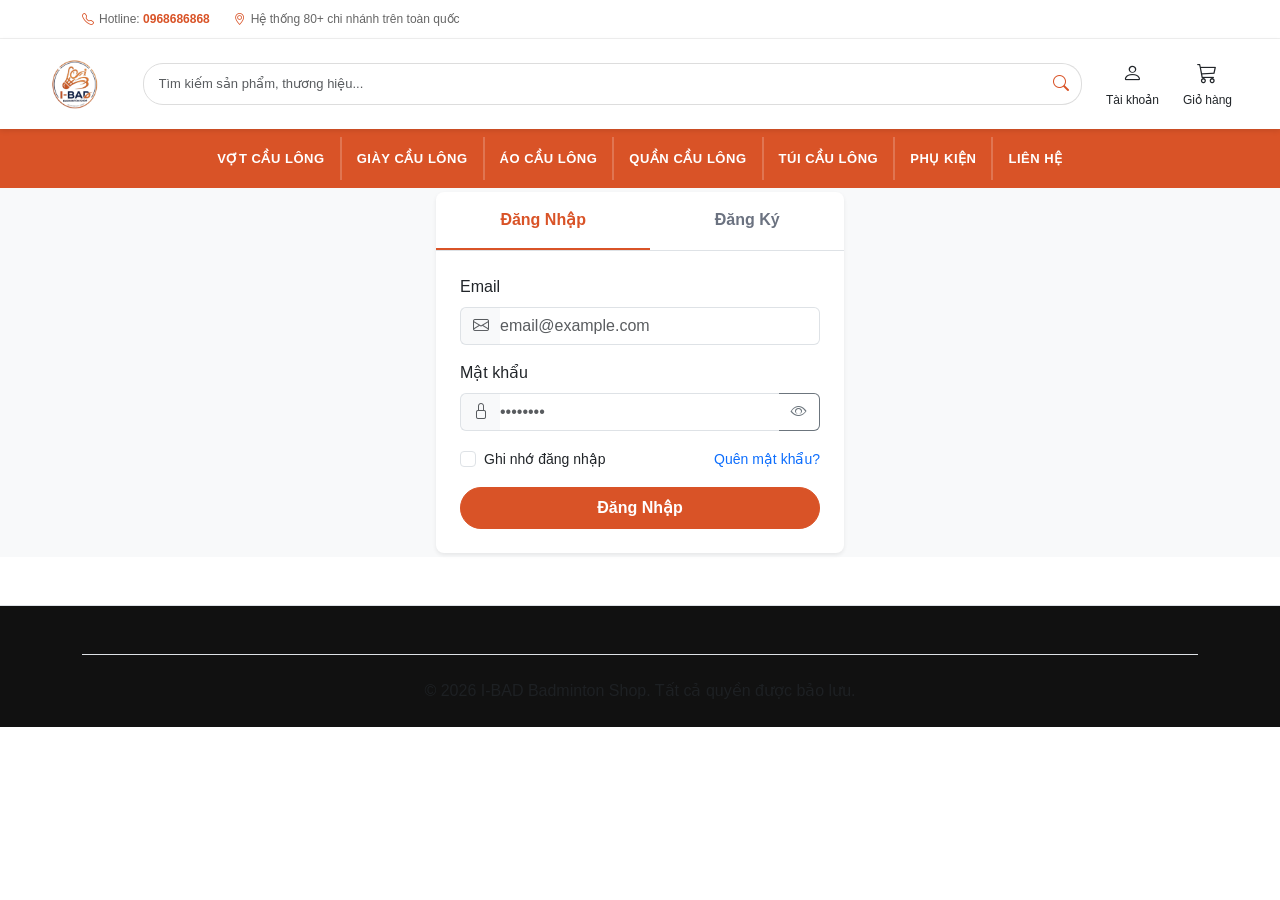
<file: HTML/account.html>
<!doctype html>
<!--
  ================================================================
  account.html — Trang Tài Khoản I-BAD Badminton Shop
  ================================================================
  Cấu trúc trang:
    1. Navbar (render động)
    2. Form căn giữa màn hình (max-width 440px) gồm 2 tabs:
       - Tab "Đăng Nhập": email + mật khẩu + "Ghi nhớ" + "Quên mật khẩu"
       - Tab "Đăng Ký": họ tên + email + SĐT + mật khẩu + xác nhận mật khẩu + điều khoản
    3. Alert thành công (dùng chung cho cả 2 form, tự ẩn sau 4 giây)
    4. Footer (render động)

  Logic JS:
    - switchTab(tab): chuyển giữa tab đăng nhập / đăng ký
    - togglePwd(inputId, btn): ẩn/hiện mật khẩu
    - handleLogin(e): giả lập đăng nhập (chỉ UI demo, không có xác thực thật)
    - handleRegister(e): kiểm tra mật khẩu khớp, giả lập đăng ký
  ================================================================
-->
<html lang="en">

<head>
  <meta charset="UTF-8" />
  <meta name="viewport" content="width=device-width, initial-scale=1.0" />
  <title>Tài Khoản - I-BAD Badminton Shop</title>
  <link rel="stylesheet" href="https://cdn.jsdelivr.net/npm/bootstrap@5.3.2/dist/css/bootstrap.min.css" />
  <link rel="stylesheet" href="https://cdn.jsdelivr.net/npm/bootstrap-icons@1.11.3/font/bootstrap-icons.min.css" />
  <link rel="stylesheet" href="../CSS/style.css" />
</head>

<body>
  <div id="navbar-placeholder"></div>

  <div class="d-flex align-items-center justify-content-center pt-1 pb-1  bg-light">
    <div style="width: 100%; max-width: 440px" class="px-3">


      <div class="card border-0 shadow-sm rounded-3 overflow-hidden">
        <!-- Tabs -->
        <div class="d-flex border-bottom">
          <button class="account-tab active flex-fill" id="tab-login" onclick="switchTab('login')">
            Đăng Nhập
          </button>
          <button class="account-tab flex-fill" id="tab-register" onclick="switchTab('register')">
            Đăng Ký
          </button>
        </div>

        <!-- Alert success -->
        <div id="success-alert" class="alert alert-success m-3 mb-0 d-flex align-items-center gap-2 py-2 d-none">
          <i class="bi bi-check-circle-fill"></i>
          <span id="success-msg"></span>
        </div>

        <!-- LOGIN FORM -->
        <div id="login-form" class="p-4">
          <form onsubmit="handleLogin(event)">
            <div class="mb-3">
              <label class="form-label fw-medium">Email</label>
              <div class="input-group">
                <span class="input-group-text bg-light border-end-0"><i class="bi bi-envelope text-muted"></i></span>
                <input type="email" class="form-control border-start-0 ps-0" id="login-email"
                  placeholder="email@example.com" required />
              </div>
            </div>
            <div class="mb-3">
              <label class="form-label fw-medium">Mật khẩu</label>
              <div class="input-group">
                <span class="input-group-text bg-light border-end-0"><i class="bi bi-lock text-muted"></i></span>
                <input type="password" class="form-control border-start-0 border-end-0 ps-0" id="login-password"
                  placeholder="••••••••" required />
                <button class="btn btn-outline-secondary border-start-0" type="button"
                  onclick="togglePwd('login-password', this)">
                  <i class="bi bi-eye"></i>
                </button>
              </div>
            </div>
            <div class="d-flex justify-content-between align-items-center mb-3">
              <div class="form-check mb-0">
                <input type="checkbox" class="form-check-input" id="remember" />
                <label class="form-check-label small" for="remember">Ghi nhớ đăng nhập</label>
              </div>
              <a href="#" class="small text-primary">Quên mật khẩu?</a>
            </div>
            <button type="submit" class="btn btn-custom-primary w-100 rounded-pill fw-bold py-2">Đăng Nhập</button>

          </form>
        </div>

        <!-- REGISTER FORM -->
        <div id="register-form" class="p-4 d-none">
          <form onsubmit="handleRegister(event)">
            <div class="mb-3">
              <label class="form-label fw-medium">Họ và tên</label>
              <div class="input-group">
                <span class="input-group-text bg-light border-end-0"><i class="bi bi-person text-muted"></i></span>
                <input type="text" class="form-control border-start-0 ps-0" id="reg-name" placeholder="Nguyễn Văn A"
                  required />
              </div>
            </div>
            <div class="mb-3">
              <label class="form-label fw-medium">Email</label>
              <div class="input-group">
                <span class="input-group-text bg-light border-end-0"><i class="bi bi-envelope text-muted"></i></span>
                <input type="email" class="form-control border-start-0 ps-0" id="reg-email"
                  placeholder="email@example.com" required />
              </div>
            </div>
            <div class="mb-3">
              <label class="form-label fw-medium">Số điện thoại</label>
              <div class="input-group">
                <span class="input-group-text bg-light border-end-0"><i class="bi bi-telephone text-muted"></i></span>
                <input type="tel" class="form-control border-start-0 ps-0" id="reg-phone" placeholder="0123 456 789" />
              </div>
            </div>
            <div class="mb-3">
              <label class="form-label fw-medium">Mật khẩu</label>
              <div class="input-group">
                <span class="input-group-text bg-light border-end-0"><i class="bi bi-lock text-muted"></i></span>
                <input type="password" class="form-control border-start-0 border-end-0 ps-0" id="reg-pwd"
                  placeholder="Tối thiểu 6 ký tự" minlength="6" required />
                <button class="btn btn-outline-secondary border-start-0" type="button"
                  onclick="togglePwd('reg-pwd', this)">
                  <i class="bi bi-eye"></i>
                </button>
              </div>
            </div>
            <div class="mb-3">
              <label class="form-label fw-medium">Xác nhận mật khẩu</label>
              <div class="input-group">
                <span class="input-group-text bg-light border-end-0"><i class="bi bi-lock text-muted"></i></span>
                <input type="password" class="form-control border-start-0 ps-0" id="reg-confirm"
                  placeholder="Nhập lại mật khẩu" required />
              </div>
            </div>
            <div class="form-check mb-3">
              <input type="checkbox" class="form-check-input" id="agree" required />
              <label class="form-check-label small" for="agree">
                Tôi đồng ý với
                <a href="#" class="text-primary">Điều khoản sử dụng</a> và
                <a href="#" class="text-primary">Chính sách bảo mật</a>
              </label>
            </div>
            <button type="submit" class="btn btn-custom-primary w-100 rounded-pill fw-bold py-2">Tạo Tài Khoản</button>
          </form>
        </div>
      </div>
    </div>
  </div>

  <div id="footer-placeholder"></div>

  <script src="https://cdn.jsdelivr.net/npm/bootstrap@5.3.2/dist/js/bootstrap.bundle.min.js"></script>
  <script src="../JavaScript/products.js"></script>
  <script src="../JavaScript/cart.js"></script>
  <script src="../JavaScript/components.js"></script>
  <script>
    renderNavbar("");
    renderFooter();

    // Chuyển đổi giữa tab "Đăng Nhập" và "Đăng Ký"
    // Ẩn/hiện form tương ứng, cập nhật trạng thái active của tab button
    function switchTab(tab) {
      document.getElementById("login-form").classList.toggle("d-none", tab !== "login");
      document.getElementById("register-form").classList.toggle("d-none", tab !== "register");
      document.getElementById("tab-login").classList.toggle("active", tab === "login");
      document.getElementById("tab-register").classList.toggle("active", tab === "register");
      document.getElementById("success-alert").classList.add("d-none"); // Ẩn alert cũ khi chuyển tab
    }

    // Hiện thông báo thành công trong 4 giây rồi tự ẩn
    function showSuccess(msg) {
      const el = document.getElementById("success-alert");
      document.getElementById("success-msg").textContent = msg;
      el.classList.remove("d-none");
      setTimeout(() => el.classList.add("d-none"), 4000);
    }

    // Toggle hiện/ẩn mật khẩu — đổi type input và icon mắt
    function togglePwd(inputId, btn) {
      const input = document.getElementById(inputId);
      const isHidden = input.type === "password";
      input.type = isHidden ? "text" : "password";
      btn.innerHTML = isHidden ? '<i class="bi bi-eye-slash"></i>' : '<i class="bi bi-eye"></i>';
    }

    // Xử lý đăng nhập — hiện thị thành công (demo UI, không có xác thực thật)
    function handleLogin(e) {
      e.preventDefault();
      showSuccess("Đăng nhập thành công! Chào mừng bạn trở lại I-BAD Badminton Shop.");
    }

    // Xử lý đăng ký — kiểm tra mật khẩu khớp trước khi hiện thông báo
    function handleRegister(e) {
      e.preventDefault();
      const pwd = document.getElementById("reg-pwd").value;
      const confirm = document.getElementById("reg-confirm").value;
      if (pwd !== confirm) {
        alert("Mật khẩu xác nhận không khớp!");
        return;
      }
      showSuccess("Tạo tài khoản thành công! Chào mừng bạn đến với I-BAD Badminton Shop.");
    }
  </script>
</body>

</html>
</file>
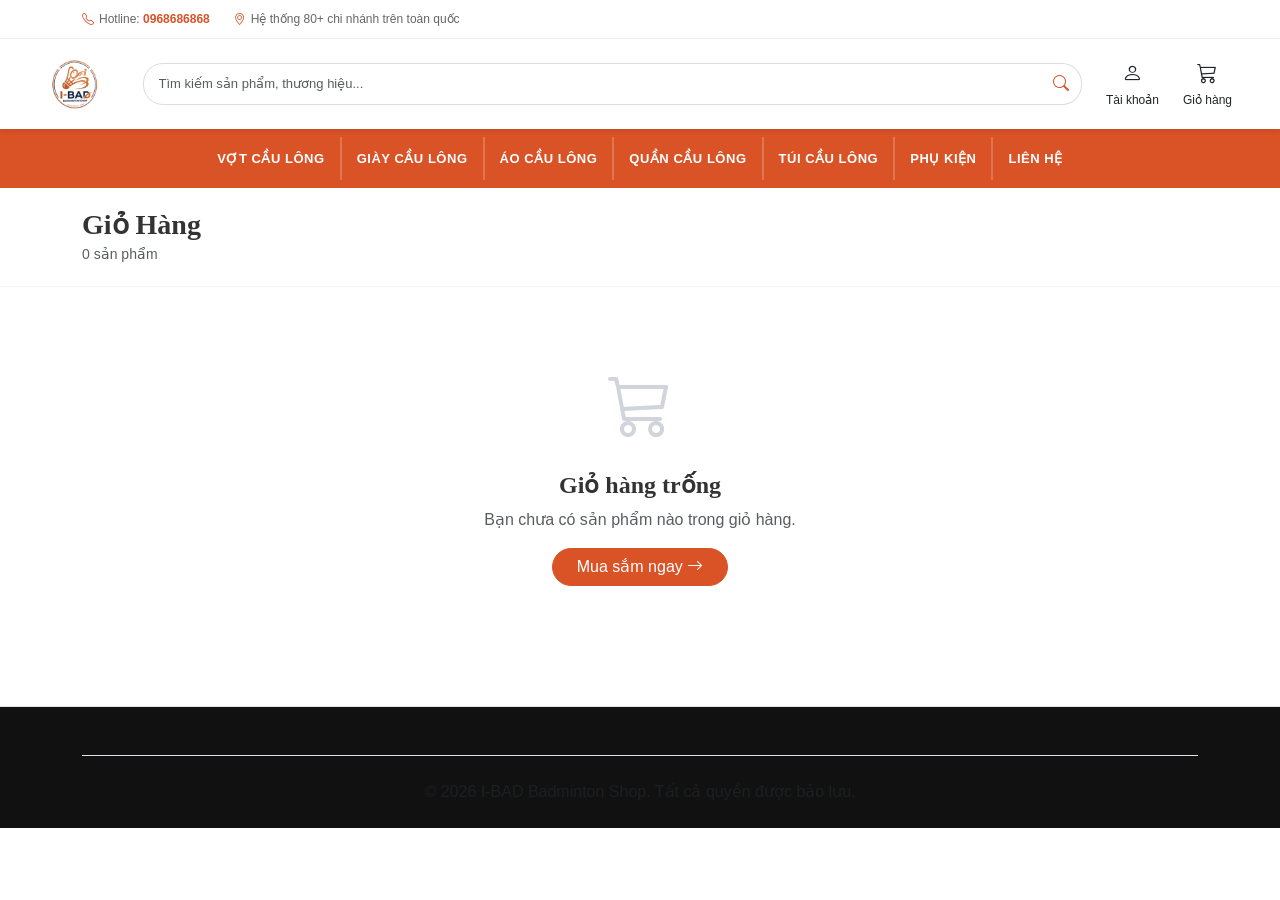
<file: HTML/cart.html>
<!doctype html>
<!-- 
  ================================================================
  cart.html — Trang Giỏ Hàng I-BAD Badminton Shop
  ================================================================
  Cấu trúc trang:
    1. Navbar (render động)
    2. Tiêu đề + số lượng sản phẩm hiện tại
    3. Nếu giỏ trống → hiện màn hình "Giỏ hàng trống" với nút mua sắm
    4. Nếu giỏ có sản phẩm → hiện layout 2 cột:
       - Cột trái (col-lg-8): Danh sách sản phẩm (nhành, tảng/giảm số lượng, xóa)
       - Cột phải (col-lg-4): Tóm tắt đơn hàng (tạm tính, phí ship, tổng, freeship gợi ý, nút thanh toán)
    5. Footer (render động)

  Logic JS:
    - Đọc giỏ hàng từ Cart.getItems() (localStorage)
    - Tính phí ship: 0 nếu tổng >= 150.000đ, ngược lại 30.000đ
    - Hiển gợi ý "mua thêm Xđ để freeship" nếu chưa đủ ngưỡng
    - changeQty(), removeItem(), clearAll() → câp nhật localStorage và re-render
  ================================================================
-->
<html lang="en">

<head>
  <meta charset="UTF-8" />
  <meta name="viewport" content="width=device-width, initial-scale=1.0" />
  <title>Giỏ Hàng - I-BAD Badminton Shop</title>
  <link rel="stylesheet" href="https://cdn.jsdelivr.net/npm/bootstrap@5.3.2/dist/css/bootstrap.min.css" />
  <link rel="stylesheet" href="https://cdn.jsdelivr.net/npm/bootstrap-icons@1.11.3/font/bootstrap-icons.min.css" />
  <link rel="stylesheet" href="../CSS/style.css" />
</head>

<body>
  <div id="navbar-placeholder"></div>

  <div class="page-title-bar">
    <div class="container">
      <h1 class="fw-bold mb-0 fs-3">Giỏ Hàng</h1>
      <small class="text-muted" id="cart-count-label">0 sản phẩm</small>
    </div>
  </div>

  <div class="container py-4">
    <div id="empty-cart" class="text-center py-5 d-none">
      <i class="bi bi-cart3" style="font-size: 4rem; color: #d1d5db"></i>
      <h4 class="mt-3 fw-bold">Giỏ hàng trống</h4>
      <p class="text-muted">Bạn chưa có sản phẩm nào trong giỏ hàng.</p>
      <a href="#" onclick="event.preventDefault(); navigateTo('categories.html');"
        class="btn btn-custom-primary rounded-pill px-4">Mua sắm ngay <i class="bi bi-arrow-right"></i></a>
    </div>

    <div id="cart-main" class="d-none">
      <div class="row g-4">
        <div class="col-lg-8">
          <div class="card border-0 shadow-sm rounded-3">
            <div class="card-body p-0">
              <div id="cart-items-list"></div>
            </div>
          </div>
          <div class="d-flex justify-content-between align-items-center mt-3">
            <a href="#" onclick="event.preventDefault(); navigateTo('categories.html');"
              class="btn btn-outline-secondary btn-sm rounded-pill">
              <i class="bi bi-arrow-left"></i> Tiếp tục mua sắm
            </a>
            <button class="btn btn-outline-danger btn-sm rounded-pill" onclick="clearAll()">
              <i class="bi bi-trash"></i> Xóa tất cả
            </button>
          </div>
        </div>

        <div class="col-lg-4">
          <div class="card border-0 shadow-sm rounded-3 sticky-top" style="top: 76px">
            <div class="card-body">
              <h5 class="fw-bold mb-3">Tóm Tắt Đơn Hàng</h5>
              <div class="d-flex justify-content-between mb-2 small">
                <span class="text-muted">Tạm tính</span>
                <span id="subtotal-val" class="fw-medium">0đ</span>
              </div>
              <div class="d-flex justify-content-between mb-2 small">
                <span class="text-muted">Phí vận chuyển</span>
                <span id="shipping-val" class="fw-medium">30.000đ</span>
              </div>
              <div id="free-ship-note" class="alert alert-warning py-1 px-2 small mb-2 d-none">
                Mua thêm <strong id="more-to-free">0đ</strong> để được miễn
                phí vận chuyển
              </div>
              <hr />
              <div class="d-flex justify-content-between mb-3 fw-bold">
                <span>Tổng cộng</span>
                <span class="text-primary fs-5" id="total-val">0đ</span>
              </div>
              <div class="input-group mb-3">
                <input type="text" class="form-control form-control-sm" placeholder="Mã giảm giá" />
                <button class="btn btn-outline-secondary btn-sm">
                  Áp dụng
                </button>
              </div>
              <a href="#" onclick="event.preventDefault(); navigateTo('checkout.html');"
                class="btn btn-custom-primary w-100 rounded-pill fw-bold">
                Thanh Toán <i class="bi bi-arrow-right"></i>
              </a>
            </div>
          </div>
        </div>
      </div>
    </div>
  </div>

  <div id="footer-placeholder"></div>

  <script src="https://cdn.jsdelivr.net/npm/bootstrap@5.3.2/dist/js/bootstrap.bundle.min.js"></script>
  <script src="../JavaScript/products.js"></script>
  <script src="../JavaScript/cart.js"></script>
  <script src="../JavaScript/components.js"></script>
  <script>
    renderNavbar("");
    renderFooter();

    // Đọc giỏ hàng từ localStorage, tính phí ship và render toàn bộ trang giỏ hàng
    // Phí ship: miễn phí nếu tổng >= 150.000đ, ngược lại 30.000đ
    function renderCartPage() {
      const items = Cart.getItems();
      const total = Cart.getTotal();
      const shipping = total >= 150000 ? 0 : 30000;
      const grandTotal = total + shipping;

      document.getElementById("cart-count-label").textContent = `${items.length} sản phẩm`;

      // Nếu giỏ trống → hiện màn hình "Giỏ hàng trống", ẩn nội dung chính
      if (items.length === 0) {
        document.getElementById("empty-cart").classList.remove("d-none");
        document.getElementById("cart-main").classList.add("d-none");
        return;
      }
      document.getElementById("empty-cart").classList.add("d-none");
      document.getElementById("cart-main").classList.remove("d-none");

      // Cập nhật tạm tính, phí ship, tổng cộng
      document.getElementById("subtotal-val").textContent = formatPrice(total);
      document.getElementById("shipping-val").innerHTML =
        shipping === 0
          ? '<span class="text-success fw-medium">Miễn phí</span>'
          : formatPrice(shipping);
      document.getElementById("total-val").textContent = formatPrice(grandTotal);

      // Hiện gợi ý "mua thêm X để được freeship" nếu chưa đủ ngưỡng
      const noteEl = document.getElementById("free-ship-note");
      if (shipping > 0) {
        noteEl.classList.remove("d-none");
        document.getElementById("more-to-free").textContent = formatPrice(150000 - total);
      } else {
        noteEl.classList.add("d-none");
      }

      // Render từng sản phẩm trong giỏ — có nút tăng/giảm số lượng và xóa
      const list = document.getElementById("cart-items-list");
      list.innerHTML = items
        .map(
          (item, idx) => `
      <div class="d-flex align-items-center gap-3 p-3 ${idx < items.length - 1 ? "border-bottom" : ""}">
        <a href="products-detail.html?id=${item.id}">
          <img src="${item.cover}" alt="${item.title}" style="width:70px;height:95px;object-fit:cover;border-radius:8px">
        </a>
        <div class="flex-grow-1 min-width-0">
          <a href="products-detail.html?id=${item.id}" class="text-decoration-none">
            <h6 class="fw-semibold mb-1 text-dark" style="font-size:.9rem">${item.title}</h6>
          </a>
          <p class="text-muted small mb-2">${item.brand}</p>
          <span class="fw-bold text-primary">${formatPrice(item.price)}</span>
        </div>
        <div class="d-flex align-items-center gap-2 flex-shrink-0">
          <div class="d-flex align-items-center border rounded-2">
            <button class="btn btn-sm px-2 py-1" onclick="changeQty(${item.id}, ${item.quantity - 1})"><i class="bi bi-dash"></i></button>
            <span class="px-2 fw-medium" style="min-width:30px;text-align:center">${item.quantity}</span>
            <button class="btn btn-sm px-2 py-1" onclick="changeQty(${item.id}, ${item.quantity + 1})"><i class="bi bi-plus"></i></button>
          </div>
          <span class="fw-bold small" style="min-width:80px;text-align:right">${formatPrice(item.price * item.quantity)}</span>
          <button class="btn btn-sm text-danger" onclick="removeItem(${item.id})" title="Xóa"><i class="bi bi-trash3"></i></button>
        </div>
      </div>`,
        )
        .join("");
    }

    // Gọi khi bấm +/− số lượng — cập nhật localStorage rồi re-render
    function changeQty(id, qty) {
      Cart.updateQuantity(id, qty);
      renderCartPage();
    }

    // Xóa 1 sản phẩm rồi re-render lại trang
    function removeItem(id) {
      Cart.removeItem(id);
      renderCartPage();
    }

    // Xóa toàn bộ giỏ hàng sau khi xác nhận
    function clearAll() {
      if (confirm("Bạn có chắc muốn xóa tất cả sản phẩm trong giỏ hàng?")) {
        Cart.clearCart();
        renderCartPage();
      }
    }

    renderCartPage();
  </script>
</body>

</html>
</file>
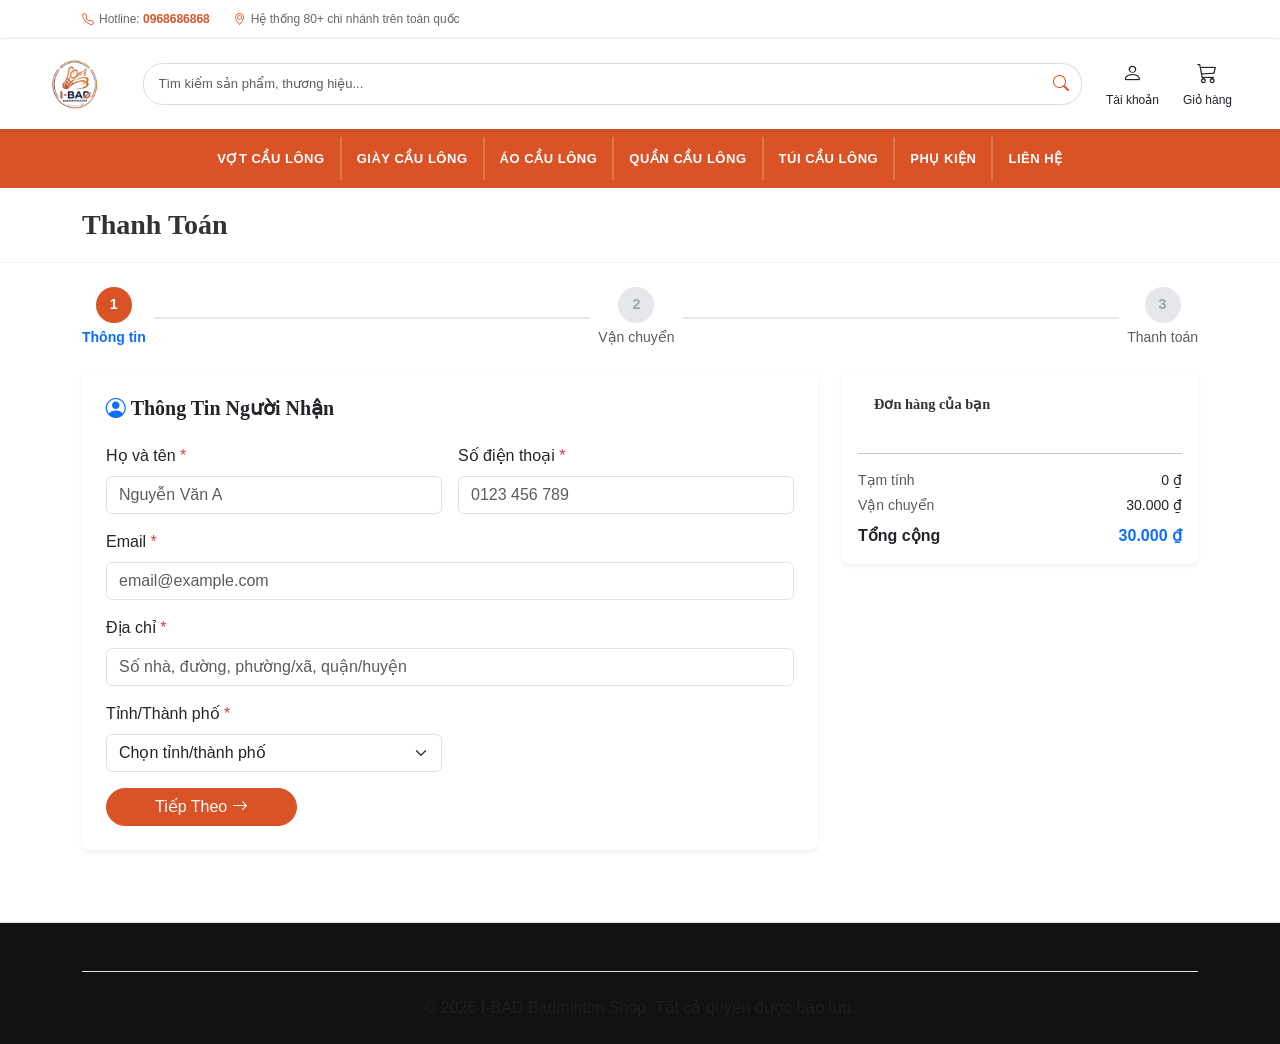
<file: HTML/checkout.html>
<!doctype html>
<!--
  ================================================================
  checkout.html — Trang Thanh Toán I-BAD Badminton Shop
  ================================================================
  Quy trình đặt hàng gồm 3 bước (Step-by-Step):
    Bước 1: Thông tin người nhận (tên, SĐT, email, địa chỉ, tỉnh/thành phố)
    Bước 2: Phương thức vận chuyển (tiêu chuẩn miễn phí / nhanh 60.000đ)
    Bước 3: Phương thức thanh toán (COD / chuyển khoản / MoMo / VNPay)

  Cấu trúc trang:
    1. Navbar (render động)
    2. Thanh tiến trình 3 bước (step-circle, step-line, label)
    3. #checkout-view: form 3 bước (chỉ hiện 1 bước tại 1 thời điểm)
    4. #success-view: Màn hình đặt hàng thành công (thi tip, tóm tắt đơn, nút về trang chủ)
    5. Cột phải (col-lg-4): Tóm tắt đơn hàng (sticky, cập nhật khi đổi phương thức ship)
    6. Footer (render động)

  Logic JS:
    - Đọc giỏ hàng từ Cart.getItems()
    - Tính phí ship: 0 nếu tổng >= 150.000đ
    - goStep(n): chuyển bước, cập nhật thanh tiến trình
    - updateStepBar(): đánh dấu done / active / inactive cho từng bước
    - placeOrder(): xác nhận đặt hàng, xóa giỏ, hiện màn hình thành công
    - Lưu ý: không có backend — đây chỉ là UI demo
  ================================================================
-->
<html lang="en">

<head>
  <meta charset="UTF-8" />
  <meta name="viewport" content="width=device-width, initial-scale=1.0" />
  <title>Thanh Toán - I-BAD Badminton Shop</title>
  <link rel="stylesheet" href="https://cdn.jsdelivr.net/npm/bootstrap@5.3.2/dist/css/bootstrap.min.css" />
  <link rel="stylesheet" href="https://cdn.jsdelivr.net/npm/bootstrap-icons@1.11.3/font/bootstrap-icons.min.css" />
  <link rel="stylesheet" href="../CSS/style.css" />
</head>

<body>
  <div id="navbar-placeholder"></div>

  <div class="page-title-bar">
    <div class="container">
      <h1 class="fw-bold mb-0 fs-3">Thanh Toán</h1>
    </div>
  </div>

  <div class="container py-4">
    <div class="d-flex align-items-center mb-4" id="steps-bar">
      <div class="text-center">
        <div class="step-circle active" id="step1-circle">1</div>
        <small class="d-block mt-1 text-primary fw-semibold">Thông tin</small>
      </div>
      <div class="step-line inactive flex-grow-1 mx-2" id="line1"></div>
      <div class="text-center">
        <div class="step-circle inactive" id="step2-circle">2</div>
        <small class="d-block mt-1 text-muted" id="step2-label">Vận chuyển</small>
      </div>
      <div class="step-line inactive flex-grow-1 mx-2" id="line2"></div>
      <div class="text-center">
        <div class="step-circle inactive" id="step3-circle">3</div>
        <small class="d-block mt-1 text-muted" id="step3-label">Thanh toán</small>
      </div>
    </div>

    <div id="success-view" class="d-none">
      <div class="card border-0 shadow-sm rounded-3 mx-auto text-center p-5" style="max-width: 500px">
        <i class="bi bi-check-circle-fill text-success" style="font-size: 4rem"></i>
        <h3 class="fw-bold mt-3 mb-2">Đặt Hàng Thành Công!</h3>
        <p class="text-muted mb-3">
          Cảm ơn bạn đã mua sắm tại I-BAD Badminton Shop. Đơn hàng của bạn đang được xử
          lý.
        </p>
        <div class="bg-light rounded-3 p-3 text-start mb-4">
          <p class="small mb-1 fw-semibold">Thông tin đơn hàng:</p>
          <p class="small text-muted mb-0" id="success-info"></p>
        </div>
        <a href="#" onclick="event.preventDefault(); navigateTo('index.html');"
          class="btn btn-custom-primary rounded-pill px-5">Về Trang Chủ</a>
      </div>
    </div>

    <div id="checkout-view">
      <div class="row g-4">
        <div class="col-lg-8">
          <div id="step1" class="card border-0 shadow-sm rounded-3">
            <div class="card-body p-4">
              <h5 class="fw-bold mb-4">
                <i class="bi bi-person-circle text-primary"></i> Thông Tin
                Người Nhận
              </h5>
              <form id="form-info">
                <div class="row g-3">
                  <div class="col-md-6">
                    <label class="form-label fw-medium">Họ và tên <span class="text-danger">*</span></label>
                    <input type="text" class="form-control" id="f-name" required placeholder="Nguyễn Văn A" />
                  </div>
                  <div class="col-md-6">
                    <label class="form-label fw-medium">Số điện thoại <span class="text-danger">*</span></label>
                    <input type="tel" class="form-control" id="f-phone" required placeholder="0123 456 789" />
                  </div>
                  <div class="col-12">
                    <label class="form-label fw-medium">Email <span class="text-danger">*</span></label>
                    <input type="email" class="form-control" id="f-email" required placeholder="email@example.com" />
                  </div>
                  <div class="col-12">
                    <label class="form-label fw-medium">Địa chỉ <span class="text-danger">*</span></label>
                    <input type="text" class="form-control" id="f-address" required
                      placeholder="Số nhà, đường, phường/xã, quận/huyện" />
                  </div>
                  <div class="col-md-6">
                    <label class="form-label fw-medium">Tỉnh/Thành phố
                      <span class="text-danger">*</span></label>
                    <select class="form-select" id="f-city" required>
                      <option value="">Chọn tỉnh/thành phố</option>
                      <option>Hà Nội</option>
                      <option>TP. Hồ Chí Minh</option>
                      <option>Đà Nẵng</option>
                      <option>Cần Thơ</option>
                      <option>Hải Phòng</option>
                      <option>Khác</option>
                    </select>
                  </div>
                  <div class="col-12">
                    <button type="submit" class="btn btn-primary rounded-pill px-5">
                      Tiếp Theo <i class="bi bi-arrow-right"></i>
                    </button>
                  </div>
                </div>
              </form>
            </div>
          </div>

          <div id="step2" class="card border-0 shadow-sm rounded-3 d-none">
            <div class="card-body p-4">
              <h5 class="fw-bold mb-4">
                <i class="bi bi-truck text-primary"></i> Phương Thức Vận
                Chuyển
              </h5>
              <div class="d-flex flex-column gap-3">
                <label class="d-flex align-items-center gap-3 border rounded-3 p-3 cursor-pointer"
                  style="cursor: pointer">
                  <input type="radio" name="shipping" value="standard" class="form-check-input mt-0" checked />
                  <div class="flex-grow-1">
                    <strong>Giao hàng tiêu chuẩn</strong>
                    <small class="d-block text-muted">Nhận hàng trong 3-5 ngày làm việc</small>
                  </div>
                  <span class="text-success fw-semibold" id="standard-price">Miễn phí</span>
                </label>
                <label class="d-flex align-items-center gap-3 border rounded-3 p-3" style="cursor: pointer">
                  <input type="radio" name="shipping" value="express" class="form-check-input mt-0" />
                  <div class="flex-grow-1">
                    <strong>Giao hàng nhanh</strong>
                    <small class="d-block text-muted">Nhận hàng trong 1-2 ngày làm việc</small>
                  </div>
                  <span class="fw-semibold text-primary">60.000đ</span>
                </label>
              </div>
              <div class="d-flex gap-2 mt-4">
                <button class="btn btn-outline-secondary rounded-pill" onclick="goStep(1)">
                  <i class="bi bi-arrow-left"></i> Quay lại
                </button>
                <button class="btn btn-primary rounded-pill px-4" onclick="goStep(3)">
                  Tiếp Theo <i class="bi bi-arrow-right"></i>
                </button>
              </div>
            </div>
          </div>

          <div id="step3" class="card border-0 shadow-sm rounded-3 d-none">
            <div class="card-body p-4">
              <h5 class="fw-bold mb-4">
                <i class="bi bi-credit-card text-primary"></i> Phương Thức
                Thanh Toán
              </h5>
              <div class="d-flex flex-column gap-3">
                <label class="d-flex align-items-center gap-3 border rounded-3 p-3" style="cursor: pointer">
                  <input type="radio" name="payment" value="cod" class="form-check-input mt-0" checked />
                  <span style="font-size: 1.4rem">💵</span>
                  <div>
                    <strong>Thanh toán khi nhận hàng (COD)</strong>
                    <small class="d-block text-muted">Trả tiền mặt khi nhận hàng</small>
                  </div>
                </label>
                <label class="d-flex align-items-center gap-3 border rounded-3 p-3" style="cursor: pointer">
                  <input type="radio" name="payment" value="bank" class="form-check-input mt-0" />
                  <span style="font-size: 1.4rem">🏦</span>
                  <div>
                    <strong>Chuyển khoản ngân hàng</strong>
                    <small class="d-block text-muted">Hướng dẫn thanh toán qua email</small>
                  </div>
                </label>
                <label class="d-flex align-items-center gap-3 border rounded-3 p-3" style="cursor: pointer">
                  <input type="radio" name="payment" value="momo" class="form-check-input mt-0" />
                  <span style="font-size: 1.4rem">📱</span>
                  <div>
                    <strong>Ví MoMo</strong>
                    <small class="d-block text-muted">Thanh toán qua ứng dụng MoMo</small>
                  </div>
                </label>
                <label class="d-flex align-items-center gap-3 border rounded-3 p-3" style="cursor: pointer">
                  <input type="radio" name="payment" value="vnpay" class="form-check-input mt-0" />
                  <span style="font-size: 1.4rem">💳</span>
                  <div>
                    <strong>VNPay</strong>
                    <small class="d-block text-muted">Thẻ ATM/Visa/Mastercard qua VNPay</small>
                  </div>
                </label>
              </div>
              <div class="d-flex gap-2 mt-4">
                <button class="btn btn-outline-secondary rounded-pill" onclick="goStep(2)">
                  <i class="bi bi-arrow-left"></i> Quay lại
                </button>
                <button class="btn btn-primary rounded-pill px-4 fw-bold" onclick="placeOrder()">
                  <i class="bi bi-check-lg"></i> Xác Nhận Đặt Hàng
                </button>
              </div>
            </div>
          </div>
        </div>

        <div class="col-lg-4">
          <div class="card border-0 shadow-sm rounded-3 sticky-top" style="top: 76px">
            <div class="card-body">
              <h6 class="fw-bold mb-3">Đơn hàng của bạn</h6>
              <div id="order-summary-items" style="max-height: 260px; overflow-y: auto"></div>
              <hr />
              <div class="d-flex justify-content-between small mb-1">
                <span class="text-muted">Tạm tính</span>
                <span id="sum-subtotal">0đ</span>
              </div>
              <div class="d-flex justify-content-between small mb-2">
                <span class="text-muted">Vận chuyển</span>
                <span id="sum-shipping">0đ</span>
              </div>
              <div class="d-flex justify-content-between fw-bold">
                <span>Tổng cộng</span>
                <span class="text-primary" id="sum-total">0đ</span>
              </div>
            </div>
          </div>
        </div>
      </div>
    </div>
  </div>

  <div id="footer-placeholder"></div>

  <script src="https://cdn.jsdelivr.net/npm/bootstrap@5.3.2/dist/js/bootstrap.bundle.min.js"></script>
  <script src="../JavaScript/products.js"></script>
  <script src="../JavaScript/cart.js"></script>
  <script src="../JavaScript/components.js"></script>
  <script>
    renderNavbar("");
    renderFooter();

    // Đọc giỏ hàng và tính tổng tiền ngay khi trang load
    let currentStep = 1;
    const items = Cart.getItems();
    const subtotal = Cart.getTotal();
    let shipping = subtotal >= 150000 ? 0 : 30000; // Freeship nếu >= 150.000đ
    let total = subtotal + shipping;

    // Hiển thị tóm tắt đơn hàng bên phải ngay khi tải trang
    document.getElementById("standard-price").textContent = shipping === 0 ? "Miễn phí" : formatPrice(shipping);
    document.getElementById("sum-subtotal").textContent = formatPrice(subtotal);
    document.getElementById("sum-shipping").innerHTML =
      shipping === 0 ? '<span class="text-success">Miễn phí</span>' : formatPrice(shipping);
    document.getElementById("sum-total").textContent = formatPrice(total);

    // Lắng nghe thay đổi phương thức vận chuyển — cập nhật phí ship và tổng tiền
    document.querySelectorAll('input[name="shipping"]').forEach(radio => {
      radio.addEventListener('change', function () {
        if (this.value === 'express') {
          shipping = 60000; // Giao hàng nhanh: cố định 60.000đ
        } else {
          shipping = subtotal >= 150000 ? 0 : 30000; // Giao tiêu chuẩn: có thể freeship
        }
        total = subtotal + shipping;

        document.getElementById("sum-shipping").innerHTML =
          shipping === 0 ? '<span class="text-success">Miễn phí</span>' : formatPrice(shipping);
        document.getElementById("sum-total").textContent = formatPrice(total);
      });
    });

    // Render danh sách sản phẩm trong khung tóm tắt đơn hàng (bên phải)
    document.getElementById("order-summary-items").innerHTML = items
      .map(
        (item) => `
    <div class="d-flex align-items-center gap-2 mb-2">
      <img src="${item.cover}" style="width:44px;height:60px;object-fit:cover;border-radius:6px">
      <div class="flex-grow-1">
        <div class="small fw-medium text-truncate" style="max-width:180px">${item.title}</div>
        <small class="text-muted">x${item.quantity}</small>
      </div>
      <span class="small fw-bold">${formatPrice(item.price * item.quantity)}</span>
    </div>`,
      )
      .join("");

    // Khi submit form thông tin người nhận (Step 1) → chuyển sang Step 2
    document.getElementById("form-info").addEventListener("submit", function (e) {
      e.preventDefault();
      goStep(2);
    });

    // Chuyển sang step n: ẩn step hiện tại, hiện step mới, cập nhật thanh tiến trình
    function goStep(n) {
      document.getElementById(`step${currentStep}`).classList.add("d-none");
      currentStep = n;
      document.getElementById(`step${n}`).classList.remove("d-none");
      updateStepBar();
    }

    // Cập nhật giao diện thanh bước (1 → 2 → 3): active / done / inactive
    function updateStepBar() {
      for (let i = 1; i <= 3; i++) {
        const circle = document.getElementById(`step${i}-circle`);
        const label = document.getElementById(`step${i}-label`);
        if (i < currentStep) {
          circle.className = "step-circle done";
          circle.innerHTML = '<i class="bi bi-check-lg"></i>'; // Đã hoàn thành
        } else if (i === currentStep) {
          circle.className = "step-circle active";
          circle.textContent = i;
          if (label) label.className = "d-block mt-1 text-primary fw-semibold";
        } else {
          circle.className = "step-circle inactive";
          circle.textContent = i;
          if (label) label.className = "d-block mt-1 text-muted";
        }
      }
      for (let i = 1; i <= 2; i++) {
        document.getElementById(`line${i}`).className =
          `step-line flex-grow-1 mx-2 ${i < currentStep ? "done" : "inactive"}`;
      }
    }

    // Xác nhận đặt hàng: hiện màn hình thành công, xóa giỏ hàng
    // Lưu ý: không có backend — đây chỉ là UI demo
    function placeOrder() {
      const name = document.getElementById("f-name").value;
      const phone = document.getElementById("f-phone").value;
      const address = document.getElementById("f-address").value;
      const city = document.getElementById("f-city").value;
      document.getElementById("success-info").innerHTML =
        `Người nhận: ${name}<br>Điện thoại: ${phone}<br>Địa chỉ: ${address}, ${city}<br>Tổng tiền: ${formatPrice(total)}`;
      Cart.clearCart(); // Xóa giỏ hàng sau khi đặt hàng
      document.getElementById("checkout-view").classList.add("d-none");
      document.getElementById("success-view").classList.remove("d-none");
      document.getElementById("steps-bar").classList.add("d-none");
    }
  </script>
</body>

</html>
</file>
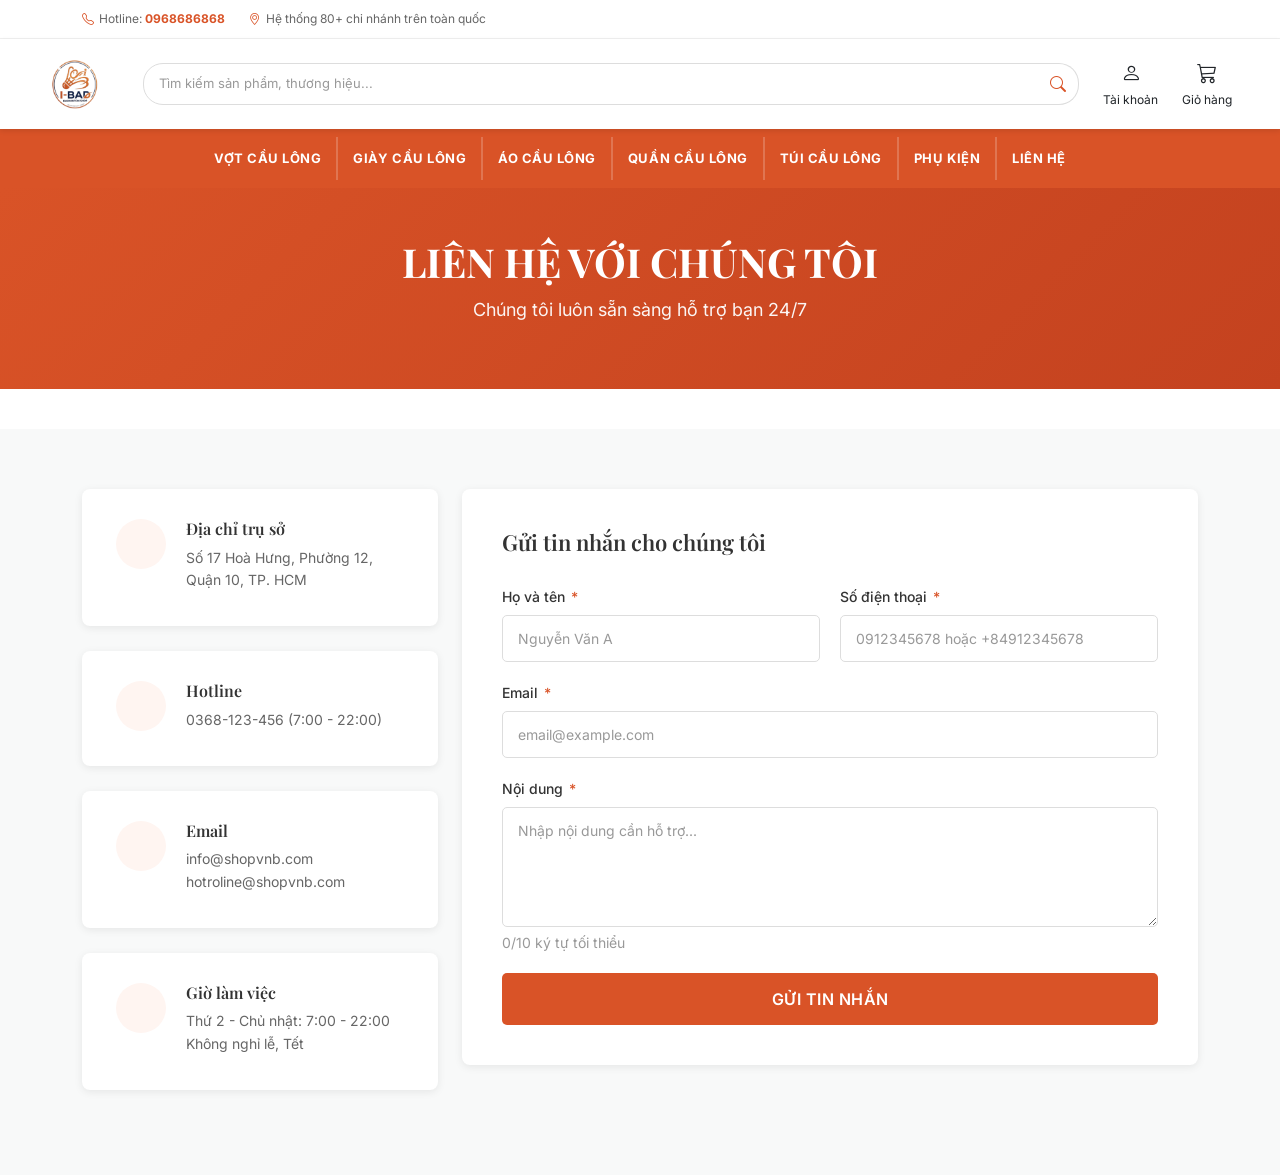
<file: HTML/contact.html>
<!doctype html>
<html lang="en">

<!--
  ================================================================
  contact.html — Trang Liên Hệ I-BAD Badminton Shop
  ================================================================
  Cấu trúc trang:
    1. Navbar (render động từ components.js)
    2. Banner header (gradient cam, tiêu đề + mô tả)
    3. Section liên hệ:
       - Cột trái (col-lg-4): 4 box thông tin (địa chỉ, hotline, email, giờ làm)
       - Cột phải (col-lg-8): Form gửi tin nhắn (họ tên, SĐT, email, nội dung)
    4. Footer (render động)

  Logic JS:
    - Validate realtime từng trường input (name, phone, email, message)
    - Đếm ký tự textarea (min 10 ký tự)
    - Cảnh báo khi rời trang nếu form đã nhập nhưng chưa gửi
    - Giả lập gửi form: lưu vào localStorage, hiện thông báo thành công
  ================================================================
-->

<head>
    <meta charset="UTF-8" />
    <meta name="viewport" content="width=device-width, initial-scale=1.0" />
    <!-- SEO Title -->
    <title>Liên Hệ - I-BAD Badminton Shop</title>
    <!-- Bootstrap 5 CSS -->
    <link rel="stylesheet" href="https://cdn.jsdelivr.net/npm/bootstrap@5.3.2/dist/css/bootstrap.min.css" />
    <!-- Bootstrap Icons -->
    <link rel="stylesheet" href="https://cdn.jsdelivr.net/npm/bootstrap-icons@1.13.1/font/bootstrap-icons.min.css" />
    <!-- Google Fonts -->
    <link
        href="https://fonts.googleapis.com/css2?family=Playfair+Display:wght@700&family=Inter:wght@400;600;700&display=swap"
        rel="stylesheet" />
    <!-- CSS tùy chỉnh của dự án -->
    <link rel="stylesheet" href="../CSS/style.css" />
    <style>
        .contact-section {
            padding: 60px 0;
            background-color: #f8f9f9;
        }

        .contact-header {
            background: linear-gradient(135deg, #d95327 0%, #c4421f 100%);
            color: white;
            padding: 50px 0;
            text-align: center;
            margin-bottom: 40px;
        }

        .contact-header h1 {
            font-size: 2.5rem;
            font-weight: 700;
            margin-bottom: 10px;
        }

        .contact-header p {
            font-size: 18px;
            opacity: 0.95;
        }

        .contact-info-box {
            background: white;
            padding: 30px;
            border-radius: 8px;
            margin-bottom: 25px;
            box-shadow: 0 2px 8px rgba(0, 0, 0, 0.08);
            display: flex;
            gap: 20px;
            align-items: flex-start;
            transition: all 0.3s ease;
            border-left: 4px solid transparent;
        }

        .contact-info-box:hover {
            box-shadow: 0 4px 15px rgba(0, 0, 0, 0.12);
            border-left-color: #d95327;
            transform: translateX(5px);
        }

        .contact-info-icon {
            width: 50px;
            height: 50px;
            background: #fff5f1;
            border-radius: 50%;
            display: flex;
            align-items: center;
            justify-content: center;
            color: #d95327;
            font-size: 24px;
            flex-shrink: 0;
        }

        .contact-info-content h3 {
            font-size: 16px;
            font-weight: 600;
            margin-bottom: 8px;
            color: #333;
        }

        .contact-info-content p {
            font-size: 14px;
            color: #666;
            margin: 5px 0;
            line-height: 1.6;
        }

        .contact-form-box {
            background: white;
            padding: 40px;
            border-radius: 8px;
            box-shadow: 0 2px 8px rgba(0, 0, 0, 0.08);
        }

        .contact-form-box h2 {
            font-size: 22px;
            margin-bottom: 30px;
            color: #333;
            font-weight: 600;
        }

        .form-group {
            margin-bottom: 20px;
        }

        .form-group label {
            display: block;
            margin-bottom: 8px;
            font-size: 14px;
            font-weight: 500;
            color: #333;
            transition: color 0.3s;
        }

        .form-group label .required {
            color: #d95327;
            margin-left: 2px;
        }

        .form-control:focus~label .required,
        .form-control:not(:placeholder-shown)~label .required {
            animation: pulse 0.5s ease;
        }

        @keyframes pulse {

            0%,
            100% {
                transform: scale(1);
            }

            50% {
                transform: scale(1.1);
            }
        }

        .form-control {
            border: 1px solid #ddd !important;
            border-radius: 5px;
            padding: 12px 15px;
            font-size: 14px;
            transition: all 0.3s;
        }

        .form-control:focus {
            border-color: #d95327 !important;
            box-shadow: 0 0 0 0.2rem rgba(217, 83, 39, 0.15) !important;
            outline: none;
        }

        .form-control::placeholder {
            color: #999;
        }

        .form-control:invalid:not(:placeholder-shown) {
            border-color: #dc3545 !important;
        }

        .form-control:valid:not(:placeholder-shown) {
            border-color: #28a745 !important;
        }

        textarea.form-control {
            resize: vertical;
            min-height: 120px;
        }

        .row-two-cols {
            display: grid;
            grid-template-columns: 1fr 1fr;
            gap: 20px;
        }

        .submit-btn {
            background: #d95327;
            color: white;
            padding: 14px 0;
            font-size: 16px;
            font-weight: 600;
            border: none;
            border-radius: 5px;
            width: 100%;
            transition: all 0.3s;
            text-transform: uppercase;
            letter-spacing: 0.5px;
            cursor: pointer;
        }

        .submit-btn:hover:not(:disabled) {
            background: #c4421f;
            transform: translateY(-2px);
            box-shadow: 0 4px 12px rgba(217, 83, 39, 0.3);
        }

        .submit-btn:active:not(:disabled) {
            transform: translateY(0);
        }

        .submit-btn:disabled {
            opacity: 0.7;
            cursor: not-allowed;
        }

        @media (max-width: 768px) {
            .contact-header h1 {
                font-size: 2rem;
            }

            .row-two-cols {
                grid-template-columns: 1fr;
            }

            .contact-form-box {
                padding: 25px;
            }

            .contact-form-box h2 {
                font-size: 18px;
            }

            .contact-info-box {
                padding: 20px;
                gap: 15px;
            }
        }

        /* Message Alert Styling */
        #formMessage {
            font-weight: 500;
            animation: slideDown 0.3s ease-out;
        }

        @keyframes slideDown {
            from {
                opacity: 0;
                transform: translateY(-10px);
            }

            to {
                opacity: 1;
                transform: translateY(0);
            }
        }

        /* Input focus animation */
        .form-control {
            background-color: #ffffff;
        }

        .form-control:focus {
            background-color: #fafafa;
        }

        /* Char count styling */
        .char-count-hint {
            color: #999;
            margin-top: 5px;
            display: block;
        }

        /* Form message styling */
        .form-message {
            margin-top: 15px;
            display: none;
            padding: 12px;
            border-radius: 5px;
            text-align: center;
        }
    </style>
</head>

<body>
    <!-- ===== NAVBAR (render động) ===== -->
    <div id="navbar-placeholder"></div>

    <!-- ===== BANNER ĐẦU TRANG (gradient cam, tiêu đề liên hệ) ===== -->
    <section class="contact-header">
        <div class="container">
            <h1>LIÊN HỆ VỚI CHÚNG TÔI</h1>
            <p>Chúng tôi luôn sẵn sàng hỗ trợ bạn 24/7</p>
        </div>
    </section>

    <!-- ===== NỘI DUNG LIÊN HỆ (2 cột: thông tin bên trái, form bên phải) ===== -->
    <section class="contact-section">
        <div class="container">
            <div class="row">
                <!-- Contact Info (Left Side) -->
                <div class="col-lg-4 mb-5 mb-lg-0">
                    <!-- Address -->
                    <div class="contact-info-box">
                        <div class="contact-info-icon">
                            <i class="fas fa-map-marker-alt"></i>
                        </div>
                        <div class="contact-info-content">
                            <h3>Địa chỉ trụ sở</h3>
                            <p>Số 17 Hoà Hưng, Phường 12, Quận 10, TP. HCM</p>
                        </div>
                    </div>

                    <!-- Phone -->
                    <div class="contact-info-box">
                        <div class="contact-info-icon">
                            <i class="fas fa-phone"></i>
                        </div>
                        <div class="contact-info-content">
                            <h3>Hotline</h3>
                            <p>0368-123-456 (7:00 - 22:00)</p>
                        </div>
                    </div>

                    <!-- Email -->
                    <div class="contact-info-box">
                        <div class="contact-info-icon">
                            <i class="fas fa-envelope"></i>
                        </div>
                        <div class="contact-info-content">
                            <h3>Email</h3>
                            <p>info@shopvnb.com<br>hotroline@shopvnb.com</p>
                        </div>
                    </div>

                    <!-- Working Hours -->
                    <div class="contact-info-box">
                        <div class="contact-info-icon">
                            <i class="fas fa-clock"></i>
                        </div>
                        <div class="contact-info-content">
                            <h3>Giờ làm việc</h3>
                            <p>Thứ 2 - Chủ nhật: 7:00 - 22:00<br>Không nghỉ lễ, Tết</p>
                        </div>
                    </div>
                </div>

                <!-- Contact Form (Right Side) -->
                <div class="col-lg-8">
                    <div class="contact-form-box">
                        <h2>Gửi tin nhắn cho chúng tôi</h2>
                        <form id="contactForm" method="POST" action="#" onsubmit="handleFormSubmit(event)">
                            <!-- Name and Phone Row -->
                            <div class="row-two-cols">
                                <div class="form-group">
                                    <label for="fullname">Họ và tên <span class="required">*</span></label>
                                    <input type="text" id="fullname" name="fullname" class="form-control"
                                        placeholder="Nguyễn Văn A" minlength="3" onkeyup="validateName(this)"
                                        onblur="resetInputStyle(this)" required>
                                </div>
                                <div class="form-group">
                                    <label for="phone">Số điện thoại <span class="required">*</span></label>
                                    <input type="tel" id="phone" name="phone" class="form-control"
                                        placeholder="0912345678 hoặc +84912345678" pattern="(0|\+84)[0-9]{8,10}"
                                        onkeyup="validatePhoneFormat(this)" onblur="resetInputStyle(this)" required>
                                </div>
                            </div>

                            <!-- Email -->
                            <div class="form-group">
                                <label for="email">Email <span class="required">*</span></label>
                                <input type="email" id="email" name="email" class="form-control"
                                    placeholder="email@example.com" onkeyup="validateEmail(this)"
                                    onblur="resetInputStyle(this)" required>
                            </div>

                            <!-- Message -->
                            <div class="form-group">
                                <label for="message">Nội dung <span class="required">*</span></label>
                                <textarea id="message" name="message" class="form-control"
                                    placeholder="Nhập nội dung cần hỗ trợ..." required
                                    onkeyup="updateCharCount(this)"></textarea>
                                <small class="char-count-hint">
                                    <span id="charCount">0</span>/10 ký tự tối thiểu
                                </small>
                            </div>

                            <!-- Submit Button -->
                            <button type="submit" class="submit-btn">Gửi tin nhắn</button>
                        </form>
                        <div id="formMessage" class="form-message"></div>
                    </div>
                </div>
            </div>
        </div>
    </section>

    <!-- ===== FOOTER (render động) ===== -->
    <div id="footer-placeholder"></div>

    <!-- ===== SCRIPTS ===== -->
    <!-- Bootstrap JS -->
    <script src="https://cdn.jsdelivr.net/npm/bootstrap@5.3.2/dist/js/bootstrap.bundle.min.js"></script>
    <!-- jQuery (chỉ dùng nếu cần, components.js không phụ thuộc) -->
    <script src="https://code.jquery.com/jquery-3.6.0.min.js"></script>
    <!-- Các hàm dùng chung: renderNavbar, renderFooter... -->
    <script src="../JavaScript/components.js"></script>

    <script>
        // Biến theo dõi xem form có thay đổi chưa (dùng để cảnh báo khi rời trang)
        let formHasChanges = false;

        // Khởi tạo navbar, footer và bắt đầu theo dõi form khi DOM đã sẵn sàng
        document.addEventListener('DOMContentLoaded', function () {
            renderNavbar('contact');
            renderFooter();
            initializeFormTracking();
        });

        // Theo dõi thay đổi trong form — đặt formHasChanges = true khi người dùng nhập liệu
        // Dùng để kích hoạt cảnh báo beforeunload nếu chưa gửi form
        function initializeFormTracking() {
            const form = document.getElementById('contactForm');
            const inputs = form.querySelectorAll('input, textarea');

            inputs.forEach(input => {
                input.addEventListener('input', () => {
                    formHasChanges = true;
                });
            });

            // Khởi tạo bộ đếm ký tự cho textarea ngay khi load trang
            updateCharCount(document.getElementById('message'));
        }

        // Cập nhật số ký tự đã nhập cho textarea nội dung tin nhắn
        // Màu: xanh lá (>=10), vàng (>0), xám (=0)
        function updateCharCount(textarea) {
            const count = textarea.value.trim().length;
            const charCountElement = document.getElementById('charCount');
            if (charCountElement) {
                charCountElement.textContent = count;
                if (count >= 10) {
                    charCountElement.style.color = '#28a745'; // Đủ ký tự tối thiểu → xanh
                } else if (count > 0) {
                    charCountElement.style.color = '#ffc107'; // Chưa đủ → vàng
                } else {
                    charCountElement.style.color = '#999';    // Rỗng → xám
                }
            }
        }

        // Validate số điện thoại theo định dạng Việt Nam (bắt đầu 0 hoặc +84, 9-11 chữ số)
        // Đổi màu border: xanh = hợp lệ, đỏ = sai, xám = chưa nhập đủ
        function validatePhoneFormat(input) {
            const value = input.value.trim();
            if (!value) return;

            const phoneRegex = /^(0|\+84)[0-9]{8,10}$/;
            const cleanPhone = value.replace(/[^0-9+]/g, ''); // Bỏ ký tự không phải số/+

            if (phoneRegex.test(cleanPhone)) {
                input.style.borderColor = '#28a745'; // Hợp lệ
            } else if (value.length > 5) {
                input.style.borderColor = '#dc3545'; // Đã nhập nhiều nhưng sai định dạng
            } else {
                input.style.borderColor = '#ddd';    // Đang nhập, chưa đủ để đánh giá
            }
        }

        // Validate họ và tên: phải có ít nhất 3 ký tự
        function validateName(input) {
            const value = input.value.trim();
            if (value.length >= 3) {
                input.style.borderColor = '#28a745'; // Hợp lệ
            } else if (value.length > 0) {
                input.style.borderColor = '#dc3545'; // Quá ngắn
            } else {
                input.style.borderColor = '#ddd';    // Rỗng
            }
        }

        // Reset border color về mặc định nếu input rỗng khi người dùng rời trường
        function resetInputStyle(input) {
            if (!input.value.trim()) {
                input.style.borderColor = '';
            }
        }

        // Validate định dạng email bằng regex (realtime khi gõ)
        function validateEmail(input) {
            const value = input.value.trim();
            if (!value) return;

            const emailRegex = /^[^\s@]+@[^\s@]+\.[^\s@]+$/;
            if (emailRegex.test(value)) {
                input.style.borderColor = '#28a745'; // Email hợp lệ
            } else if (value.length > 5) {
                input.style.borderColor = '#dc3545'; // Sai định dạng
            } else {
                input.style.borderColor = '#ddd';    // Chưa đủ để đánh giá
            }
        }

        // Cảnh báo người dùng nếu form đã nhập nhưng chưa gửi và đang cố thoát trang
        window.addEventListener('beforeunload', (e) => {
            if (formHasChanges) {
                e.preventDefault();
                e.returnValue = 'Biểu mẫu chưa được gửi. Bạn có chắc muốn rời trang này?';
                return e.returnValue;
            }
        });

        // Handle form submission
        function handleFormSubmit(event) {
            event.preventDefault();

            const formData = {
                fullname: document.getElementById('fullname').value.trim(),
                phone: document.getElementById('phone').value.trim(),
                email: document.getElementById('email').value.trim(),
                message: document.getElementById('message').value.trim()
            };

            // Validate form data
            if (!formData.fullname) {
                showMessage('Vui lòng nhập họ và tên', 'error');
                return;
            }

            if (!formData.phone) {
                showMessage('Vui lòng nhập số điện thoại', 'error');
                return;
            }

            if (!formData.email) {
                showMessage('Vui lòng nhập email', 'error');
                return;
            }

            if (!formData.message) {
                showMessage('Vui lòng nhập nội dung tin nhắn', 'error');
                return;
            }

            // Validate email format
            const emailRegex = /^[^\s@]+@[^\s@]+\.[^\s@]+$/;
            if (!emailRegex.test(formData.email)) {
                showMessage('Vui lòng nhập email hợp lệ', 'error');
                return;
            }

            // Validate phone format (Vietnamese format: 10-11 digits)
            const phoneRegex = /^(0|\+84)[0-9]{8,10}$/;
            const cleanPhone = formData.phone.replace(/[^0-9+]/g, '');
            if (!phoneRegex.test(cleanPhone)) {
                showMessage('Vui lòng nhập số điện thoại hợp lệ (bắt đầu với 0 hoặc +84, 9-11 chữ số)', 'error');
                return;
            }

            // Validate name (at least 3 characters)
            if (formData.fullname.length < 3) {
                showMessage('Họ và tên phải có ít nhất 3 ký tự', 'error');
                return;
            }

            // Validate message length
            if (formData.message.length < 10) {
                showMessage('Nội dung tin nhắn phải có ít nhất 10 ký tự', 'error');
                return;
            }

            // Proceed with submission
            submitForm(formData);
        }

        // Xử lý gửi form thực tế (demo — không có backend thật)
        // Lưu dữ liệu vào localStorage, giả lập delay API 1 giây, hiện kết quả
        function submitForm(formData) {
            const submitBtn = document.querySelector('.submit-btn');
            submitBtn.textContent = 'Đang gửi...';
            submitBtn.disabled = true;

            // Lưu lịch sử liên hệ vào localStorage (tối đa 10 bản ghi)
            const contactHistory = JSON.parse(localStorage.getItem('contactHistory') || '[]');
            contactHistory.push({
                ...formData,
                timestamp: new Date().toLocaleString('vi-VN')
            });
            if (contactHistory.length > 10) {
                contactHistory.shift(); // Xóa bản ghi cũ nhất nếu vượt 10
            }
            localStorage.setItem('contactHistory', JSON.stringify(contactHistory));

            // Giả lập API call với delay 1 giây
            setTimeout(() => {
                showMessage('✓ Cảm ơn bạn! Chúng tôi đã nhận được tin nhắn và sẽ liên hệ với bạn sớm nhất.', 'success');
                document.getElementById('contactForm').reset(); // Reset form về rỗng
                submitBtn.textContent = 'Gửi tin nhắn';
                submitBtn.disabled = false;
                formHasChanges = false; // Reset flag để tắt cảnh báo beforeunload

                // (Tùy chọn) Có thể redirect sau khi gửi thành công
                setTimeout(() => {
                    // window.location.href = 'index.html';
                }, 3000);
            }, 1000);
        }

        // Hiển thị thông báo kết quả (thành công/lỗi) và tự ẩn sau vài giây
        // type: 'success' (xanh lá) hoặc 'error' (đỏ)
        function showMessage(message, type) {
            const messageDiv = document.getElementById('formMessage');
            messageDiv.textContent = message;
            messageDiv.style.display = 'block';

            if (type === 'success') {
                messageDiv.style.background = '#d4edda';
                messageDiv.style.color = '#155724';
                messageDiv.style.border = '1px solid #c3e6cb';
            } else {
                messageDiv.style.background = '#f8d7da';
                messageDiv.style.color = '#721c24';
                messageDiv.style.border = '1px solid #f5c6cb';
            }

            // Cuộn mượt đến thông báo
            messageDiv.scrollIntoView({ behavior: 'smooth', block: 'center' });

            // Thành công: ẩn sau 6 giây; Lỗi: ẩn sau 5 giây
            const duration = type === 'success' ? 6000 : 5000;
            setTimeout(() => {
                messageDiv.style.display = 'none';
            }, duration);
        }
    </script>
</body>

</html>
</file>
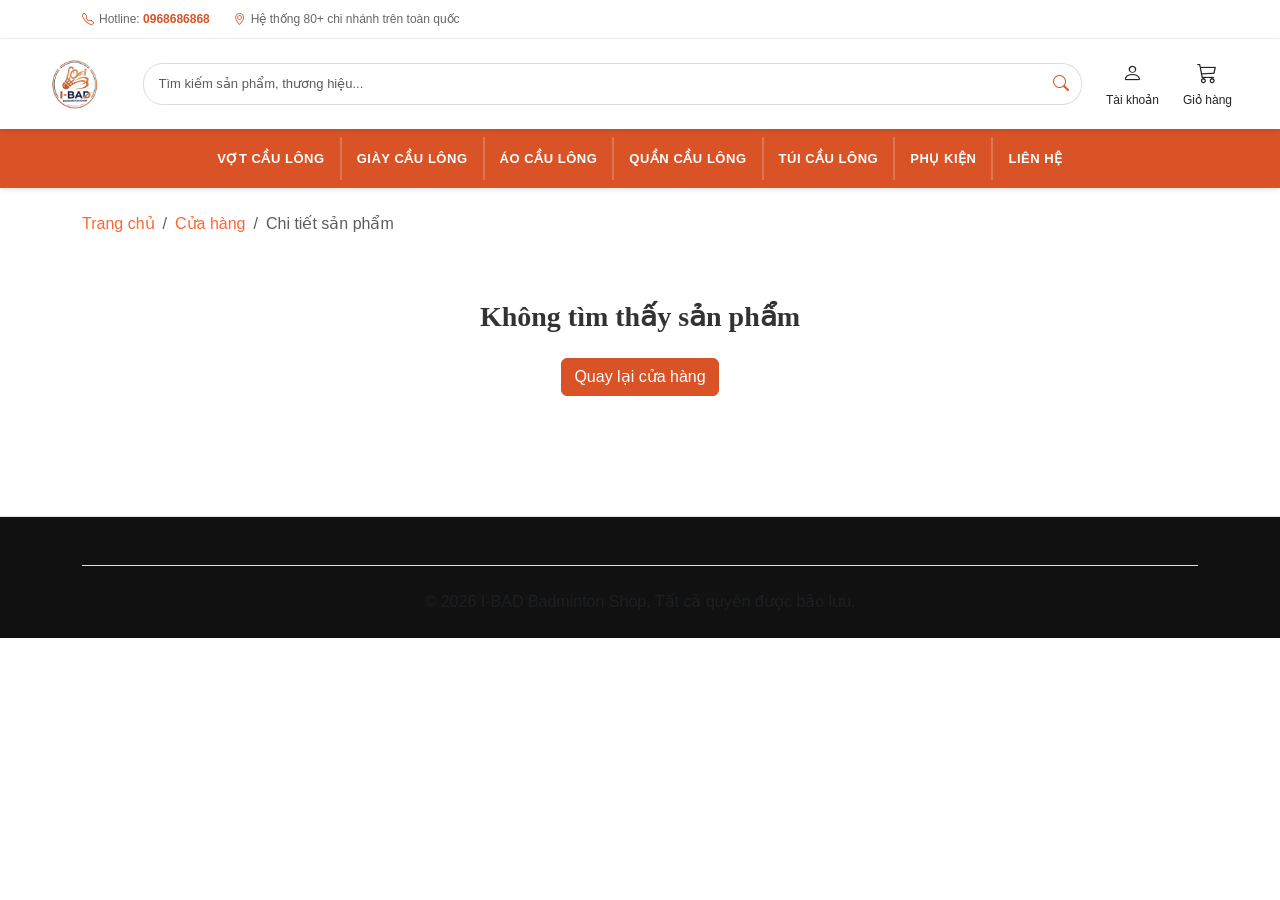
<file: HTML/products-detail.html>
<!DOCTYPE html>
<html lang="en">

<!--
  ================================================================
  products-detail.html — Trang Chi Tiết Sản Phẩm I-BAD
  ================================================================
  Cấu trúc trang:
    1. Navbar (render động)
    2. Breadcrumb điều hướng (Trang chủ > Cửa hàng > Tên sản phẩm)
    3. Nội dung chi tiết sản phẩm (ảnh, giá, size, số lượng, nút mua/thêm giỏ)
    4. Tabs: Thông tin chi tiết | Mô tả (render khác nhau theo category)
    5. Section sản phẩm liên quan (cùng danh mục, tối đa 4 sp)
    6. Footer (render động)

  Cách hoạt động:
    - Lấy id sản phẩm từ URL param ?id=... hoặc sessionStorage (phòng file://)
    - Tra cứu trong mảng PRODUCTS (products.js)
    - Render toàn bộ HTML vào #book-content bằng template string
  ================================================================
-->

<head>
  <meta charset="UTF-8">
  <meta name="viewport" content="width=device-width, initial-scale=1.0">
  <!-- Title sẽ được cập nhật động theo tên sản phẩm bằng JS -->
  <title>Chi Tiết Sản Phẩm - I-BAD Badminton Shop</title>
  <!-- Bootstrap 5 CSS -->
  <link rel="stylesheet" href="https://cdn.jsdelivr.net/npm/bootstrap@5.3.2/dist/css/bootstrap.min.css">
  <!-- Bootstrap Icons -->
  <link rel="stylesheet" href="https://cdn.jsdelivr.net/npm/bootstrap-icons@1.11.3/font/bootstrap-icons.min.css">
  <!-- CSS tùy chỉnh của dự án -->
  <link rel="stylesheet" href="../CSS/style.css">

  <style>
    /* Hiệu ứng hover cho nút tab (Thông tin chi tiết / Mô tả) */
    .tab-btn {
      transition: all 0.3s ease;
    }

    .tab-btn:hover {
      opacity: 0.85;
    }

    /* Animation fade-in khi chuyển tab nội dung */
    .tab-content {
      animation: fadeIn 0.3s ease;
    }

    @keyframes fadeIn {
      from {
        opacity: 0;
      }

      to {
        opacity: 1;
      }
    }
  </style>
</head>

<body>

  <!-- ===== NAVBAR (render động) ===== -->
  <div id="navbar-placeholder"></div>

  <div class="container py-4">
    <!-- ===== BREADCRUMB điều hướng ===== -->
    <nav aria-label="breadcrumb" class="mb-3">
      <ol class="breadcrumb">
        <li class="breadcrumb-item"><a href="#" onclick="event.preventDefault(); navigateTo('index.html');"
            style="color:#ff6633">Trang chủ</a></li>
        <li class="breadcrumb-item"><a href="#" onclick="event.preventDefault(); navigateTo('categories.html');"
            style="color:#ff6633">Cửa hàng</a></li>
        <!-- Tên sản phẩm được cập nhật động bằng JS -->
        <li class="breadcrumb-item active" id="bc-title">Chi tiết sản phẩm</li>
      </ol>
    </nav>

    <!-- ===== NỘI DUNG CHI TIẾT SẢN PHẨM (render động vào đây) ===== -->
    <div id="book-content"></div>

    <!-- ===== SECTION SẢN PHẨM LIÊN QUAN (ẩn mặc định, hiện nếu có sản phẩm) ===== -->
    <div id="related-section" class="mt-5 d-none">
      <h4 class="fw-bold mb-4">Sản Phẩm Liên Quan</h4>
      <!-- Grid 4 sản phẩm cùng danh mục -->
      <div class="row row-cols-1 row-cols-sm-2 row-cols-lg-4 g-4" id="related-books"></div>
    </div>
  </div>

  <!-- ===== FOOTER (render động) ===== -->
  <div id="footer-placeholder"></div>

  <!-- ===== SCRIPTS ===== -->
  <script src="https://cdn.jsdelivr.net/npm/bootstrap@5.3.2/dist/js/bootstrap.bundle.min.js"></script>
  <!-- Dữ liệu sản phẩm (mảng PRODUCTS) -->
  <script src="../JavaScript/products.js"></script>
  <!-- Logic giỏ hàng -->
  <script src="../JavaScript/cart.js"></script>
  <!-- Các hàm dùng chung: renderNavbar, navigateTo, formatPrice, renderProductCard... -->
  <script src="../JavaScript/components.js"></script>

  <script>
    // ─── RENDER NAVBAR VÀ FOOTER ─────────────────────────────
    renderNavbar('shop');
    renderFooter();

    // ─── LẤY ID SẢN PHẨM TỪ URL HOẶC SESSIONSTORAGE ────────
    // Ưu tiên đọc từ URL param ?id=...
    const params = new URLSearchParams(window.location.search);
    let id = parseInt(params.get('id'));

    // Fallback: nếu không có ?id (mở file:// trực tiếp), đọc từ sessionStorage
    // sessionStorage được ghi bởi navigateToProduct() trong components.js
    if (!id || isNaN(id)) {
      id = parseInt(sessionStorage.getItem('viewProductId'));
      sessionStorage.removeItem('viewProductId'); // Xóa sau khi đọc để tránh lỗi lần sau
    }

    // ─── TRA CỨU SẢN PHẨM TRONG MẢNG PRODUCTS ───────────────
    const product = PRODUCTS.find(p => p.id === id);

    // ─── XỬ LÝ KHI KHÔNG TÌM THẤY SẢN PHẨM ─────────────────
    if (!product) {
      document.getElementById('book-content').innerHTML = `
      <div class="text-center py-5">
        <h3>Không tìm thấy sản phẩm</h3>
        <a href="#" onclick="event.preventDefault(); navigateTo('categories.html'); return false;" class="btn btn-primary mt-3">Quay lại cửa hàng</a>
      </div>`;
    } else {
      // ─── CẬP NHẬT TITLE VÀ BREADCRUMB ────────────────────
      document.title = `${product.title} - I-BAD Badminton Shop`;
      document.getElementById('bc-title').textContent = product.title;

      // Tính % giảm giá để hiển thị badge
      const discount = Math.round((1 - product.price / product.originalPrice) * 100);

      // ─── RENDER HTML CHI TIẾT SẢN PHẨM ──────────────────
      // Bao gồm: ảnh, badge, giá, ưu đãi, size selector, số lượng, nút mua/thêm giỏ, tabs thông tin
      document.getElementById('book-content').innerHTML = `
      <div class="card border-0 shadow-sm rounded-3 overflow-hidden">
        <div class="card-body p-4">
          <div class="row g-4">
            <!-- Cột ảnh sản phẩm -->
            <div class="col-md-4 text-center">
              <div class="position-relative d-inline-block">
                <img src="${product.cover}" alt="${product.title}" class="img-fluid rounded-3 shadow" style="max-height:380px;object-fit:cover">
                ${product.isNew ? '<span class="badge bg-success position-absolute top-0 start-0 m-2">MỚI</span>' : ''}
                ${discount > 0 ? `<span class="badge bg-warning text-dark position-absolute top-0 end-0 m-2">-${discount}%</span>` : ''}
              </div>
            </div>
            <!-- Cột thông tin sản phẩm -->
            <div class="col-md-8">
              <small class="text-danger fw-bold">${product.brand}</small>
              <h2 class="fw-bold mb-2">${product.title}</h2>
              <div class="d-flex align-items-center gap-3 mb-3 pb-3 border-bottom" style="font-size:0.9rem">
                <span>Mã: <strong style="color:#333">${product.category}</strong></span>
                <span class="text-warning">${renderStars(product.rating)} <strong>(${product.reviews})</strong></span>
                <span class="text-success"><i class="bi bi-check-circle"></i> Còn hàng</span>
              </div>
              <!-- Giá bán và giá gốc -->
              <div class="mb-3">
                <span class="fs-1 fw-bold text-danger">${formatPrice(product.price)}</span>
                ${product.originalPrice > product.price ? `<span class="text-muted text-decoration-line-through ms-2">${formatPrice(product.originalPrice)}</span>` : ''}
                ${discount > 0 ? `<span class="badge bg-danger ms-2">-${discount}%</span>` : ''}
              </div>

              <!-- Box ưu đãi cố định (tặng vớ, cam kết chính hãng, v.v.) -->
              <div class="border rounded-3 p-3 mb-4" style="background-color:#fef5e7;border-color:#f39c12 !important">
                <div class="text-danger fw-bold mb-2">
                  <i class="bi bi-check-circle"></i> ƯU ĐÃI
                </div>
                <ul class="list-unstyled small">
                  <li class="mb-2"><i class="bi bi-check-circle text-success"></i> Tặng 1 đôi vớ cầu lông VNB (vớ VNB dải nhiều màu hoặc vớ VNB ngắn)</li>
                  <li class="mb-2"><i class="bi bi-check-circle text-success"></i> Sản phẩm cam kết chính hãng</li>
                  <li class="mb-2"><i class="bi bi-check-circle text-success"></i> Thanh toán sau khi kiểm tra và nhận hàng</li>
                  <li class="mb-2"><i class="bi bi-check-circle text-success"></i> Bảo hành chính hãng theo nhà sản xuất (Trừ hàng nội địa, xách tay)</li>
                </ul>
              </div>

              <!-- Size selector — chỉ hiển thị nếu product.sizes tồn tại (áo, quần, giày) -->
              ${product.sizes ? `
              <div class="mb-4">
                <div class="d-flex flex-wrap gap-2" id="size-selector">
                  ${product.sizes.map(size => `
                    <label class="btn btn-outline-secondary btn-sm size-option" style="cursor:pointer;padding:8px 12px;border-radius:6px">
                      <input type="radio" name="size" value="${size}" style="cursor:pointer">
                      <span>${size}</span>
                    </label>
                  `).join('')}
                </div>
                <!-- Lưu size đã chọn vào hidden input để đọc khi add to cart -->
                <input type="hidden" id="selected-size" value="">
              </div>
              ` : ''}

              <!-- Bộ chọn số lượng: nút −, input, nút + -->
              <div class="d-flex align-items-center gap-2 mb-3">
                <label class="fw-bold">Số lượng:</label>
                <button class="btn btn-outline-secondary qty-minus" style="width:40px;cursor:pointer">−</button>
                <input type="number" class="form-control form-control-sm text-center qty-input" style="width:60px" value="1" min="1">
                <button class="btn btn-outline-secondary qty-plus" style="width:40px;cursor:pointer">+</button>
              </div>

              <!-- Nút hành động: Mua ngay (→ checkout) và Thêm vào giỏ -->
              <div class="d-flex gap-2">
                <button class="btn fw-bold flex-grow-1 rounded-2 buy-now-btn" style="background-color:#ffc107;color:#333;padding:12px;font-size:1rem;border:none;cursor:pointer">Mua ngay</button>
                <button class="btn fw-bold flex-grow-1 rounded-2 add-to-cart-btn" style="background-color:#ff6633;color:white;padding:12px;font-size:1rem;border:none;cursor:pointer">
                  <i class="bi bi-cart-plus"></i> Thêm vào giỏ
                </button>
              </div>
            </div>
          </div>
        </div>
      </div>

      <!-- ===== TABS THÔNG TIN CHI TIẾT / MÔ TẢ ===== -->
      <div class="card border-0 shadow-sm rounded-3 overflow-hidden mt-4">
        <div class="d-flex">
          <!-- Tab đang active mặc định: Thông tin chi tiết -->
          <button class="tab-btn flex-grow-1 py-3 px-4 fw-bold border-0" style="background-color:#ff6633;color:white;font-size:1rem;cursor:pointer" data-tab="details">THÔNG TIN CHI TIẾT</button>
          <button class="tab-btn flex-grow-1 py-3 px-4 fw-bold border-0" style="background-color:#e8e8e8;color:#666;font-size:1rem;cursor:pointer" data-tab="description">MÔ TẢ</button>
        </div>
        <div class="p-4">
          <!-- Tab: Thông tin chi tiết — bảng thông số kỹ thuật (khác nhau theo category) -->
          <div id="details" class="tab-content">
            ${(product.category === 'Vợt Cầu Lông' || product.category === 'Giày Cầu Lông') && product.specs ? `
            <h5 style="color:#333;margin-bottom:15px"><strong>Thông Số Kỹ Thuật</strong></h5>
            <table class="table table-bordered">
              <tbody>
                ${product.category === 'Vợt Cầu Lông' ? `
                <tr style="background-color:#f8f9fa">
                  <td class="fw-bold" style="width:35%;color:#333;border-color:#ddd">Trình Độ Chơi</td>
                  <td style="border-color:#ddd">${product.specs.level}</td>
                </tr>
                <tr>
                  <td class="fw-bold" style="color:#333;border-color:#ddd">Nội Dung Chơi</td>
                  <td style="border-color:#ddd">${product.specs.playType}</td>
                </tr>
                <tr style="background-color:#f8f9fa">
                  <td class="fw-bold" style="color:#333;border-color:#ddd">Phong Cách Chơi</td>
                  <td style="border-color:#ddd">${product.specs.style}</td>
                </tr>
                <tr>
                  <td class="fw-bold" style="color:#333;border-color:#ddd">Độ Cứng Dây</td>
                  <td style="border-color:#ddd">${product.specs.stringTension}</td>
                </tr>
                <tr style="background-color:#f8f9fa">
                  <td class="fw-bold" style="color:#333;border-color:#ddd">Trọng Lượng</td>
                  <td style="border-color:#ddd">${product.specs.weight}</td>
                </tr>
                ` : `
                <tr style="background-color:#f8f9fa">
                  <td class="fw-bold" style="width:35%;color:#333;border-color:#ddd">Chất Liệu</td>
                  <td style="border-color:#ddd">${product.specs.material}</td>
                </tr>
                <tr>
                  <td class="fw-bold" style="color:#333;border-color:#ddd">Công Nghệ Đệm</td>
                  <td style="border-color:#ddd">${product.specs.cushioning}</td>
                </tr>
                <tr style="background-color:#f8f9fa">
                  <td class="fw-bold" style="color:#333;border-color:#ddd">Độ Bám Ggrip</td>
                  <td style="border-color:#ddd">${product.specs.grip}</td>
                </tr>
                <tr>
                  <td class="fw-bold" style="color:#333;border-color:#ddd">Phong Cách Chơi</td>
                  <td style="border-color:#ddd">${product.specs.playStyle}</td>
                </tr>
                <tr style="background-color:#f8f9fa">
                  <td class="fw-bold" style="color:#333;border-color:#ddd">Thoáng Khí</td>
                  <td style="border-color:#ddd">${product.specs.breathability}</td>
                </tr>
                `}
              </tbody>
            </table>
            ` : `
            <!-- Fallback: bảng thông tin cơ bản nếu không có specs chi tiết -->
            <table class="table table-borderless">
              <tbody>
                <tr style="border-bottom:1px solid #eee">
                  <td class="fw-bold" style="width:30%;color:#333">Thương hiệu</td>
                  <td>${product.brand}</td>
                </tr>
                <tr style="border-bottom:1px solid #eee">
                  <td class="fw-bold" style="color:#333">Loại sản phẩm</td>
                  <td>${product.category}</td>
                </tr>
                <tr style="border-bottom:1px solid #eee">
                  <td class="fw-bold" style="color:#333">Đánh giá</td>
                  <td>${product.rating}/5.0 ⭐ (${product.reviews} đánh giá)</td>
                </tr>
                <tr style="border-bottom:1px solid #eee">
                  <td class="fw-bold" style="color:#333">Tình trạng</td>
                  <td><span style="color:#28a745">✓ Còn hàng</span></td>
                </tr>
                <tr>
                  <td class="fw-bold" style="color:#333">Giá</td>
                  <td style="color:#ff6633;font-weight:bold">${formatPrice(product.price)}</td>
                </tr>
              </tbody>
            </table>
            `}
          </div>

          <!-- Tab: Mô tả — nội dung mô tả khác nhau theo từng category -->
          <div id="description" class="tab-content d-none">
            ${product.category === 'Vợt Cầu Lông' ? `
            <p style="line-height:1.8;color:#555">
              <strong>${product.title}</strong> là vợt cầu lông cao cấp từ thương hiệu <strong>${product.brand}</strong>, được thiết kế dành riêng cho các vận động viên chuyên nghiệp.
              Với công nghệ sợi carbon tiên tiến, vợt mang lại độ cứng vừa phải và sức mạnh đánh bóng vượt trội.
              Mặt vợt rộng với lực căng dây tối ưu, giúp tăng độ chính xác và tốc độ bóng lên tới 450km/h.
            </p>
            <p style="line-height:1.8;color:#555">
              <strong>Ưu điểm nổi bật:</strong>
            </p>
            <ul style="color:#555;line-height:1.8">
              <li>✓ Khung vợt nhẹ, dễ điều khiển và tăng tốc độ phản ứng</li>
              <li>✓ Công nghệ giảm chấn tác động, bảo vệ cốt tay người chơi</li>
              <li>✓ Mặt vợt lớn, tăng điểm sweet spot cho cú đánh chính xác hơn</li>
              <li>✓ Độ bền cao, có thể sử dụng dài lâu mà không mất hiệu suất</li>
              <li>✓ Phù hợp cho cả đơn lẫn đôi, công thủ toàn diện</li>
            </ul>
            ` : product.category === 'Giày Cầu Lông' ? `
            <p style="line-height:1.8;color:#555">
              <strong>${product.title}</strong> của <strong>${product.brand}</strong> là giày cầu lông chuyên dụng, thiết kế đặc biệt cho những vận động viên cần sự ổn định tuyệt đối.
              Với công nghệ đệm khí nén và gót giày tạo hình, giày giúp giảm áp lực lên khớp gối khi di chuyển nhanh trên sân chứa.
              Đế giày chống trượt cao cấp cung cấp grip tối ưu trên mọi loại sân thi đấu.
            </p>
            <p style="line-height:1.8;color:#555">
              <strong>Ưu điểm nổi bật:</strong>
            </p>
            <ul style="color:#555;line-height:1.8">
              <li>✓ Lót giày memory foam, thoải mái suốt cả ngày</li>
              <li>✓ Hệ thống đệm khí nén, giảm chấn tác động tối đa</li>
              <li>✓ Là chống trượt cao cấp, bám tốt trên sân</li>
              <li>✓ Thiết kế thông thoáng, thoát mồ hôi hiệu quả</li>
              <li>✓ Phù hợp cho cả huấn luyện và thi đấu chuyên nghiệp</li>
            </ul>
            ` : product.category === 'Áo Cầu Lông' ? `
            <p style="line-height:1.8;color:#555">
              <strong>${product.title}</strong> của <strong>${product.brand}</strong> là áo cầu lông hiệu suất cao, được dệt từ chất liệu polyester cao cấp.
              Công nghệ quick-dry độc quyền giúp thoát mồ hôi nhanh, giữ cơ thể khô ráo suốt trận đấu.
              Thiết kế ôm cơ thể vừa vặn giúp tối ưu hóa sự di chuyển và giảm cảm giác nóng bức.
            </p>
            <p style="line-height:1.8;color:#555">
              <strong>Ưu điểm nổi bật:</strong>
            </p>
            <ul style="color:#555;line-height:1.8">
              <li>✓ Chất liệu polyester thoáng khí, co giãn 4 chiều</li>
              <li>✓ Công nghệ quick-dry, thoát mồ hôi nhanh chóng</li>
              <li>✓ Thiết kế ergonomic, không hạn chế chuyển động</li>
              <li>✓ In ấn bền màu, không phai sau nhiều lần giặt</li>
              <li>✓ Thoải mái cho huấn luyện và thi đấu liên tục</li>
            </ul>
            ` : product.category === 'Quần Cầu Lông' ? `
            <p style="line-height:1.8;color:#555">
              <strong>${product.title}</strong> từ <strong>${product.brand}</strong> là quần cầu lông chuyên dụng, thiết kế tối ưu cho sự thoải mái tối đa.
              Chất liệu nylon mềm mại kết hợp công nghệ thoát mồ hôi giúp người chơi luôn khô thoáng và tự tin.
              Thiết kế có túi, tiện lợi cho cầu thủ mang những vật dụng cần thiết.
            </p>
            <p style="line-height:1.8;color:#555">
              <strong>Ưu điểm nổi bật:</strong>
            </p>
            <ul style="color:#555;line-height:1.8">
              <li>✓ Chất liệu nylon cao cấp, mềm mại và bền bỉ</li>
              <li>✓ Công nghệ thoát mồ hôi, giữ cơ thể khô ráo</li>
              <li>✓ Thiết kế đơn giản nhưng sang trọng, dễ phối đồ</li>
              <li>✓ Có túi tiện dụng, đựng tất cả vật dụng cần thiết</li>
              <li>✓ Thoải mái cho cả luyện tập và thi đấu</li>
            </ul>
            ` : product.category === 'Túi Cầu Lông' ? `
            <p style="line-height:1.8;color:#555">
              <strong>${product.title}</strong> của <strong>${product.brand}</strong> là túi cầu lông thiết kế đặc biệt, có thể chứa khoảng 2-4 chiếc vợt cùng lúc.
              Vải chống thấm nước cao cấp bảo vệ vợt khỏi tác động và các tác nhân môi trường.
              Thiết kế ngăn chia chi tiết giúp sắp xếp gọn gàng các vật dụng cầu lông.
            </p>
            <p style="line-height:1.8;color:#555">
              <strong>Ưu điểm nổi bật:</strong>
            </p>
            <ul style="color:#555;line-height:1.8">
              <li>✓ Dung tích lớn, chứa được 2-4 chiếc vợt cùng lúc</li>
              <li>✓ Vải chống thấm nước, bảo vệ vợt tốt</li>
              <li>✓ Quai đeo chắc chắn, ôm vừa vai</li>
              <li>✓ Có nhiều ngăn chia, sắp xếp gọn gàng đồ dùng</li>
              <li>✓ Thiết kế đẹp mắt, phù hợp cho vận động viên chuyên nghiệp và sở thích</li>
            </ul>
            ` : `
            <!-- Fallback: mô tả chung cho Phụ Kiện -->
            <p style="line-height:1.8;color:#555">
              <strong>${product.title}</strong> của <strong>${product.brand}</strong> là phụ kiện cầu lông chất lượng cao, được chọn lọc kỹ lưỡng.
              Sản phẩm này giúp nâng cao trải nghiệm chơi cầu lông của bạn với tính năng chuyên dụng và thiết kế tối ưu.
              Phù hợp cho cả người mới bắt đầu lẫn vận động viên chuyên nghiệp.
            </p>
            <p style="line-height:1.8;color:#555">
              <strong>Ưu điểm nổi bật:</strong>
            </p>
            <ul style="color:#555;line-height:1.8">
              <li>✓ Chất lượng chính hãng, bảo hành toàn quốc</li>
              <li>✓ Thiết kế chuyên dụng cho cầu lông</li>
              <li>✓ Vật liệu cao cấp, độ bền lâu dài</li>
              <li>✓ Giá cạnh tranh, đáng tiền</li>
              <li>✓ Được nhiều vận động viên tin tưởng và sử dụng</li>
            </ul>
            `}
          </div>
        </div>
      </div>`;

      // ─── RENDER SẢN PHẨM LIÊN QUAN ─────────────────────────
      // Lọc tối đa 4 sản phẩm cùng danh mục, khác id hiện tại
      const related = PRODUCTS.filter(p => p.category === product.category && p.id !== product.id).slice(0, 4);
      if (related.length > 0) {
        document.getElementById('related-section').classList.remove('d-none');
        document.getElementById('related-books').innerHTML = related.map(p => renderProductCard(p)).join('');
      }

      // ─── SỰ KIỆN CHỌN SIZE ──────────────────────────────────
      // Khi click vào một size → đổi màu nền, lưu giá trị vào #selected-size
      if (product.sizes) {
        const sizeOptions = document.querySelectorAll('.size-option input[type="radio"]');
        sizeOptions.forEach(option => {
          option.addEventListener('change', (e) => {
            // Reset style tất cả size buttons
            document.querySelectorAll('.size-option').forEach(btn => {
              btn.style.backgroundColor = '';
              btn.style.borderColor = '';
              btn.style.color = '';
            });
            // Highlight size đang chọn
            e.target.parentElement.style.backgroundColor = '#ff6633';
            e.target.parentElement.style.borderColor = '#ff6633';
            e.target.parentElement.style.color = 'white';
            document.getElementById('selected-size').value = e.target.value;
          });
        });
      }

      // ─── SỰ KIỆN CHUYỂN TAB ─────────────────────────────────
      // Click tab → ẩn tất cả .tab-content, hiện tab tương ứng, cập nhật màu nút
      const tabBtns = document.querySelectorAll('.tab-btn');
      tabBtns.forEach(btn => {
        btn.addEventListener('click', (e) => {
          const tabName = e.target.getAttribute('data-tab');
          document.querySelectorAll('.tab-content').forEach(tab => tab.classList.add('d-none'));
          document.getElementById(tabName).classList.remove('d-none');

          tabBtns.forEach(b => {
            if (b.getAttribute('data-tab') === tabName) {
              b.style.backgroundColor = '#ff6633';
              b.style.color = 'white';
            } else {
              b.style.backgroundColor = '#e8e8e8';
              b.style.color = '#666';
            }
          });
        });
      });

      // ─── SỰ KIỆN SỐ LƯỢNG VÀ NÚT MUA ───────────────────────
      const qtyInput = document.querySelector('.qty-input');
      const qtyMinus = document.querySelector('.qty-minus');
      const qtyPlus = document.querySelector('.qty-plus');
      const buyNowBtn = document.querySelector('.buy-now-btn');
      const addToCartBtn = document.querySelector('.add-to-cart-btn');

      // Nút − giảm số lượng (tối thiểu là 1)
      if (qtyMinus) {
        qtyMinus.addEventListener('click', () => {
          const val = parseInt(qtyInput.value) || 1;
          if (val > 1) qtyInput.value = val - 1;
        });
      }

      // Nút + tăng số lượng
      if (qtyPlus) {
        qtyPlus.addEventListener('click', () => {
          qtyInput.value = (parseInt(qtyInput.value) || 1) + 1;
        });
      }

      // Nút "Mua ngay": thêm vào giỏ rồi chuyển thẳng đến checkout
      if (buyNowBtn) {
        buyNowBtn.addEventListener('click', () => {
          // Bắt buộc chọn size nếu sản phẩm có size
          if (product.sizes && !document.getElementById('selected-size').value) {
            alert('Vui lòng chọn size sản phẩm');
            return;
          }
          const qty = parseInt(qtyInput.value) || 1;
          const size = document.getElementById('selected-size')?.value || null;
          // Thêm từng đơn vị vào giỏ (mỗi lần gọi Cart.addItem sẽ tăng qty lên 1)
          for (let i = 0; i < qty; i++) {
            Cart.addItem({
              id: product.id,
              title: product.title,
              brand: product.brand,
              price: product.price,
              cover: product.cover,
              size: size
            });
          }
          Cart.updateBadge();
          navigateTo('checkout.html'); // Chuyển thẳng đến trang thanh toán
        });
      }

      // Nút "Thêm vào giỏ": thêm vào giỏ, hiện thông báo, reset số lượng và size
      if (addToCartBtn) {
        addToCartBtn.addEventListener('click', () => {
          if (product.sizes && !document.getElementById('selected-size').value) {
            alert('Vui lòng chọn size sản phẩm');
            return;
          }
          const qty = parseInt(qtyInput.value) || 1;
          const size = document.getElementById('selected-size')?.value || null;
          for (let i = 0; i < qty; i++) {
            Cart.addItem({
              id: product.id,
              title: product.title,
              brand: product.brand,
              price: product.price,
              cover: product.cover,
              size: size
            });
          }
          Cart.updateBadge();
          alert(`Đã thêm ${qty} sản phẩm vào giỏ hàng`);
          // Reset về trạng thái ban đầu sau khi thêm
          qtyInput.value = 1;
          if (product.sizes) {
            document.querySelectorAll('.size-option').forEach(btn => {
              btn.style.backgroundColor = '';
              btn.style.borderColor = '';
              btn.style.color = '';
            });
            document.querySelectorAll('.size-option input[type="radio"]').forEach(radio => radio.checked = false);
            document.getElementById('selected-size').value = '';
          }
        });
      }
    }
  </script>
</body>

</html>
</file>
<file: CSS/style.css>
/* ==============================
   I-BAD Badminton Shop - Main Stylesheet
   ============================== */

:root {
  --primary-orange: #d95327;
  --secondary-orange: #c4421f;
  --light-bg: #f8f9f9;
  --text-dark: #333333;
}

* {
  margin: 0;
  padding: 0;
  box-sizing: border-box;
}

body {
  font-family: "Inter", sans-serif;
  color: #333;
  overflow-x: hidden;
  background-color: #fff;
}

h1,
h2,
h3,
h4,
h5,
h6 {
  font-family: "Playfair Display", serif;
  font-weight: 700;
}

h6.fw-bold {
  display: inline-block;
  padding: 8px 16px;
  font-size: 0.9rem;
  color: #333;
  transition: all 0.3s ease;
}

h6.fw-bold:hover {
  opacity: 0.8;
}

h1.title-product.bk-product-name {
  font-family: "Playfair Display", serif;
  font-size: 1rem;
  font-weight: 700;
  color: #000;
  border: none;
  background: none;
  padding: 0;
  margin: 8px 0;
}

a {
  text-decoration: none;
  color: inherit;
}

img {
  max-width: 100%;
  height: auto;
}

/* ===== NAVBAR STYLING ===== */
.header {
  background: #fff;
  box-shadow: 0 2px 5px rgba(0, 0, 0, 0.1);
}

.top-info-bar {
  font-size: 12px;
  color: #666;
  padding: 10px 0 !important;
  border-bottom: 1px solid #f0f0f0;
}

.top-info-bar a {
  color: #666;
  text-decoration: none;
  transition: color 0.3s;
}

.top-info-bar a:hover {
  color: #d95327;
}

.main-header {
  padding: 15px 0 !important;
  box-shadow: 0 2px 5px rgba(0, 0, 0, 0.1) !important;
}

.main-header .row {
  align-items: center;
}

.main-header img {
  max-height: 50px;
  width: auto;
}

.main-header .input-group {
  width: 100%;
}

.main-header input {
  border-radius: 20px 0 0 20px !important;
  border: 1px solid #ddd !important;
  padding: 10px 15px !important;
  font-size: 13px;
}

.main-header .input-group-text {
  border-radius: 0 20px 20px 0 !important;
  border: 1px solid #ddd !important;
  background: #fff !important;
  color: #d95327;
  border-left: none !important;
  cursor: pointer;
  transition: all 0.3s;
}

.main-header .input-group-text:hover {
  background: #f5f5f5 !important;
  color: #c4421f;
}

.main-header .nav-link {
  font-size: 12px;
  color: #333 !important;
  font-weight: 500;
  transition: all 0.3s;
  display: flex;
  flex-direction: column;
  align-items: center;
  gap: 3px;
}

.main-header .nav-link:hover {
  color: #d95327 !important;
}

.menu-bar {
  background: #d95327 !important;
  padding: 0 !important;
}

.menu-bar .nav {
  justify-content: center !important;
  gap: 0 !important;
  flex-wrap: wrap;
}

.menu-bar .nav-link {
  text-transform: uppercase !important;
  color: #fff !important;
  font-weight: bold !important;
  font-size: 13px !important;
  padding: 12px 20px !important;
  border: none;
  transition: all 0.3s;
  white-space: nowrap;
}

.menu-bar .nav-item {
  border-right: 1px solid rgba(255, 255, 255, 0.2);
}

.menu-bar .nav-item:last-child {
  border-right: none;
}

.menu-bar .nav-link:hover {
  background: rgba(0, 0, 0, 0.1);
  color: #fff !important;
}

/* ===== SLIDER STYLING ===== */
.section_slider {
  width: 100%;
  margin: 0 auto;
  position: relative;
  overflow: hidden;
  background: #000;
}

.section_slider img {
  width: 100%;
  height: auto;
  aspect-ratio: 21/7;
  display: block;
  object-fit: cover;
}

.section_slider .swiper-button-next,
.section_slider .swiper-button-prev {
  color: #fff;
  width: 42px;
  height: 42px;
  background: rgba(0, 0, 0, 0.35);
  border-radius: 50%;
}

.section_slider .swiper-pagination-bullet-active {
  background: #d95327 !important;
}

@media (max-width: 768px) {
  .section_slider img {
    max-height: 300px;
    aspect-ratio: 16/9;
  }
}

/* ===== POLICY SECTION ===== */
.policy-section {
  margin-top: 30px;
  margin-bottom: 40px;
}

.policy-box {
  display: flex;
  align-items: center;
  background-color: #fff;
  border: 1px solid #e8e8e8;
  border-radius: 6px;
  padding: 20px;
  height: 100%;
  transition: box-shadow 0.3s ease, transform 0.3s ease;
}

.policy-box:hover {
  box-shadow: 0 6px 20px rgba(217, 83, 39, 0.1);
  transform: translateY(-2px);
}

.policy-icon {
  width: 60px;
  height: 60px;
  min-width: 60px;
  background-color: #d95327;
  color: #fff;
  border-radius: 50%;
  display: flex;
  align-items: center;
  justify-content: center;
  font-size: 28px;
  margin-right: 15px;
  flex-shrink: 0;
}

.policy-info {
  display: flex;
  flex-direction: column;
  justify-content: center;
}

.policy-title {
  font-size: 14px;
  font-weight: 600;
  color: #333;
  margin-bottom: 3px;
}

.policy-title strong {
  color: #d95327;
}

.policy-desc {
  font-size: 12px;
  color: #888;
}

/* ===== SECTION TITLE STYLING ===== */
.section-title {
  text-align: center;
  margin-bottom: 30px;
}

.section-title h2 {
  font-size: 22px;
  color: #d95327;
  font-weight: 500;
  display: inline-block;
  position: relative;
  padding-bottom: 10px;
  margin: 0;
  text-transform: uppercase;
}

.section-title h2::after {
  content: "";
  position: absolute;
  bottom: 0;
  left: 50%;
  transform: translateX(-50%);
  width: 80px;
  height: 2px;
  background: #e0e0e0;
}

.section-title h2::before {
  content: "";
  position: absolute;
  bottom: 0;
  left: 50%;
  transform: translateX(-50%);
  width: 40px;
  height: 2px;
  background: #d95327;
  z-index: 1;
}

/* ===== PRODUCT CARD STYLING ===== */
.b-card {
  border: 1px solid #f0f0f0;
  border-radius: 12px;
  background: #fff;
  transition: all 0.4s;
  overflow: hidden;
  box-shadow: 0 2px 12px rgba(0, 0, 0, 0.08);
  height: 100%;
}

.b-card:hover {
  transform: translateY(-8px);
  box-shadow: 0 16px 32px rgba(217, 83, 39, 0.25);
  border-color: #d95327;
}

.b-card .img-wrapper {
  position: relative;
  overflow: hidden;
  background: #f5f5f5;
  padding: 5px;
  height: 280px;
  display: flex;
  align-items: center;
  justify-content: center;
}

.b-card img {
  transition: transform 0.5s;
  width: 100%;
  height: 100%;
  object-fit: cover;
  border-radius: 8px;
}

.b-card:hover img {
  transform: scale(1.05);
}

.overlay-tools {
  position: absolute;
  bottom: -50px;
  left: 0;
  right: 0;
  display: flex;
  justify-content: center;
  gap: 10px;
  transition: .4s;
  z-index: 2;
}

.b-card:hover .overlay-tools {
  bottom: 20px;
  opacity: 1;
}

.tool-btn {
  width: 44px;
  height: 44px;
  border-radius: 50%;
  background: #fff;
  display: flex;
  align-items: center;
  justify-content: center;
  box-shadow: 0 4px 12px rgba(0, 0, 0, 0.15);
  cursor: pointer;
  transition: all 0.3s;
  text-decoration: none;
  border: none;
  color: #333;
  font-size: 18px;
}

.tool-btn:hover {
  background: #d95327;
  color: #fff !important;
  transform: scale(1.1);
}

/* Badge styling */
.badge {
  font-size: 12px;
  font-weight: 700;
  padding: 8px 14px;
  z-index: 3;
  display: inline-block;
  text-transform: uppercase;
  letter-spacing: 0.8px;
  border-radius: 6px;
}

.badge.bg-success {
  background-color: #28a745 !important;
  color: #fff !important;
}

.badge.bg-danger {
  background-color: #dc3545 !important;
  color: #fff !important;
}

.badge.bg-warning {
  background-color: #ffc107 !important;
  color: #000 !important;
  font-weight: 800;
}

/* Card body styling */
.b-card .card-body {
  padding: 18px !important;
  text-align: center;
  display: flex;
  flex-direction: column;
  justify-content: space-between;
  gap: 12px;
}

.b-card .card-body small {
  display: inline-block;
  color: #d95327;
  font-size: 12px;
  margin-bottom: 8px;
  font-weight: 700;
  text-transform: uppercase;
  letter-spacing: 0.8px;
  padding: 4px 10px;
  background-color: #fff3e0;
  border-radius: 12px;
}

.b-card .card-body h6 {
  font-size: 18px;
  font-weight: 700;
  color: #1a1a1a;
  margin: 4px 0 6px 0;
  display: -webkit-box;
  -webkit-box-orient: vertical;
  overflow: hidden;
  line-height: 1.4;
  font-family: "Playfair Display", serif;
  min-height: auto;
}

.b-card .card-body p {
  font-size: 13px;
  color: #888;
  margin: 4px 0 8px 0;
  font-weight: 500;
}

.b-card .card-body .text-warning {
  font-size: 13px;
  margin: 6px 0;
  display: flex;
  justify-content: center;
  gap: 2px;
}

/* Price styling */
.price-sale {
  color: #d95327 !important;
  font-weight: 800;
  font-size: 20px;
  display: block;
  margin-bottom: 2px;
  margin-top: 6px;
  letter-spacing: -0.5px;
}

.price-original {
  color: #999 !important;
  text-decoration: line-through;
  font-size: 13px;
  display: block;
  font-weight: 500;
}

/* ===== CATEGORY FILTER TABS ===== */
.category-filter {
  display: flex;
  gap: 12px;
  margin-bottom: 40px;
  justify-content: center;
  flex-wrap: wrap;
}

.category-filter button,
.category-filter-btn {
  background: #fff;
  border: 2px solid #ddd;
  padding: 12px 28px;
  border-radius: 25px;
  cursor: pointer;
  transition: all 0.3s;
  font-size: 14px;
  font-weight: 600;
  color: #333;
  text-transform: capitalize;
}

.category-filter button:hover,
.category-filter-btn:hover {
  border-color: #d95327;
  color: #d95327;
}

.category-filter button.active,
.category-filter-btn.btn-primary {
  background: #d95327 !important;
  color: #fff !important;
  border-color: #d95327 !important;
  box-shadow: 0 4px 12px rgba(217, 83, 39, 0.25);
}

/* ===== CATEGORY BOX SECTION ===== */
.category-card {
  display: block;
  height: 100%;
}

.category-box {
  background: #d95327;
  color: #fff;
  border-radius: 12px;
  padding: 40px 20px;
  text-align: center;
  display: flex;
  flex-direction: column;
  align-items: center;
  justify-content: center;
  min-height: 180px;
  transition: all 0.3s ease;
  cursor: pointer;
  box-shadow: 0 4px 12px rgba(217, 83, 39, 0.15);
}

.category-box:hover {
  background: #c4421f;
  transform: translateY(-8px);
  box-shadow: 0 8px 20px rgba(217, 83, 39, 0.3);
}

.category-box h5 {
  font-size: 16px;
  font-weight: 700;
  margin-bottom: 8px;
  color: #fff;
  text-transform: uppercase;
  letter-spacing: 0.5px;
}

.category-box small {
  font-size: 12px;
  font-weight: 500;
  color: rgba(255, 255, 255, 0.9);
  opacity: 0.95;
}

/* ===== BUTTONS ===== */
.btn-primary {
  background-color: #d95327 !important;
  border-color: #d95327 !important;
  color: white !important;
  font-weight: 500;
  transition: all 0.3s;
}

.btn-primary:hover {
  background-color: #c4421f !important;
  border-color: #c4421f !important;
  transform: translateY(-2px);
}

.btn-outline-dark {
  border: 1px solid #ddd;
  color: #333;
  transition: all 0.3s;
}

.btn-outline-dark:hover {
  border-color: #d95327;
  color: #d95327;
  background: #fff;
}

/* ===== FOOTER ===== */
footer {
  background: #111;
  color: #ccc;
}

footer h5 {
  color: #fff;
  margin-bottom: 25px;
}

.footer-section-title {
  color: #d95327;
  text-transform: uppercase;
  font-size: 13px;
  font-weight: 700;
  padding-bottom: 15px;
  margin-bottom: 20px;
  border-bottom: 1px solid #d95327;
}

.footer-link {
  color: #888;
  text-decoration: none;
  transition: .3s;
  display: block;
  margin-bottom: 15px;
  font-size: 14px;
}

.footer-link:hover {
  color: #d95327;
}

/* ===== RESPONSIVE ===== */
@media (max-width: 991px) {
  .top-info-bar {
    font-size: 11px;
    padding: 8px 0 !important;
  }

  .menu-bar .nav-link {
    padding: 10px 12px !important;
    font-size: 12px !important;
  }
}

@media (max-width: 768px) {
  .policy-box {
    padding: 12px 15px;
  }

  .policy-icon {
    width: 50px;
    height: 50px;
    min-width: 50px;
    font-size: 22px;
    margin-right: 12px;
  }

  .menu-bar {
    overflow-x: auto;
  }

  .menu-bar .nav-link {
    padding: 10px 12px !important;
    font-size: 11px !important;
    min-width: max-content;
  }

  .category-filter {
    overflow-x: auto;
    padding-bottom: 10px;
  }

  .category-filter button {
    padding: 8px 15px;
    font-size: 12px;
  }

  .b-card .img-wrapper {
    height: 220px;
  }

  .b-card .card-body h6 {
    font-size: 14px;
    min-height: 35px;
  }

  .section-title h2 {
    font-size: 18px;
  }
}

/* ===== MOBILE OPTIMIZATION (576px and below) ===== */
@media (max-width: 576px) {

  /* HEADER & NAVBAR */
  .top-info-bar {
    display: none;
  }

  .main-header {
    padding: 10px 0 !important;
  }

  .main-header .row {
    flex-direction: column;
    gap: 10px;
  }

  .main-header img {
    max-height: 40px;
  }

  .main-header .input-group {
    width: 100%;
  }

  .main-header input {
    padding: 8px 12px !important;
    font-size: 12px;
  }

  .main-header .nav-link {
    font-size: 10px;
    gap: 2px;
  }

  .main-header .nav-link i {
    font-size: 1rem;
  }

  /* MENU BAR */
  .menu-bar {
    overflow-x: auto;
    -webkit-overflow-scrolling: touch;
  }

  .menu-bar .nav {
    justify-content: flex-start !important;
  }

  .menu-bar .nav-link {
    padding: 10px 14px !important;
    font-size: 12px !important;
    min-width: max-content;
    white-space: nowrap;
    font-weight: 600 !important;
  }

  .menu-bar .nav-item {
    border-right: 1px solid rgba(255, 255, 255, 0.2);
  }

  /* SLIDER */
  .section_slider img {
    aspect-ratio: 1/1;
    max-height: 250px;
  }

  .section_slider .swiper-button-next,
  .section_slider .swiper-button-prev {
    width: 36px;
    height: 36px;
    font-size: 16px;
  }

  /* POLICY SECTION */
  .policy-section {
    margin-top: 15px;
    margin-bottom: 25px;
  }

  .policy-box {
    padding: 10px 12px;
    min-height: auto;
  }

  .policy-icon {
    width: 40px;
    height: 40px;
    min-width: 40px;
    font-size: 18px;
    margin-right: 10px;
  }

  .policy-title {
    font-size: 12px;
    margin-bottom: 2px;
  }

  .policy-desc {
    font-size: 11px;
  }

  /* SECTIONS */
  .py-5 {
    padding-top: 2rem !important;
    padding-bottom: 2rem !important;
  }

  .container {
    padding-left: 12px !important;
    padding-right: 12px !important;
  }

  /* SECTION TITLE */
  .section-title {
    margin-bottom: 20px;
  }

  .section-title h2 {
    font-size: 16px;
    padding-bottom: 8px;
  }

  .section-title h2::after {
    width: 60px;
  }

  .section-title h2::before {
    width: 30px;
  }

  /* CATEGORY FILTER */
  .category-filter {
    gap: 8px;
    margin-bottom: 20px;
    overflow-x: auto;
    -webkit-overflow-scrolling: touch;
    justify-content: flex-start;
    padding-bottom: 8px;
  }

  .category-filter button {
    padding: 6px 12px;
    font-size: 11px;
    min-width: max-content;
  }

  /* PRODUCT CARDS */
  .row-cols-1 {
    --bs-columns: 2;
  }

  .b-card {
    border-radius: 8px;
  }

  .b-card .img-wrapper {
    height: 180px;
    padding: 3px;
  }

  .b-card .card-body {
    padding: 12px !important;
    gap: 8px;
  }

  .b-card .card-body small {
    font-size: 11px;
    margin-bottom: 4px;
    padding: 3px 8px;
  }

  .b-card .card-body h6 {
    font-size: 13px;
    line-height: 1.3;
    margin: 2px 0 4px 0;
  }

  .b-card .card-body p {
    font-size: 11px;
    margin: 2px 0;
  }

  .b-card .card-body .text-warning {
    font-size: 11px;
    margin: 3px 0;
  }

  .price-sale {
    font-size: 16px;
    margin-bottom: 1px;
    margin-top: 4px;
  }

  .price-original {
    font-size: 11px;
  }

  /* BADGES */
  .badge {
    font-size: 10px;
    padding: 4px 8px;
  }

  /* BUTTONS */
  .btn-primary {
    padding: 10px 30px !important;
    font-size: 13px !important;
  }

  .btn-orange {
    padding: 10px 30px !important;
    font-size: 13px !important;
  }

  /* CATEGORY BOXES */
  .category-box {
    padding: 25px 15px;
    min-height: 150px;
  }

  .category-box h5 {
    font-size: 14px;
    margin-bottom: 6px;
  }

  .category-box small {
    font-size: 11px;
  }

  /* FOOTER */
  .footer-section-title {
    font-size: 12px;
    padding-bottom: 12px;
    margin-bottom: 15px;
  }

  .footer-link {
    margin-bottom: 12px;
    font-size: 13px;
  }

  footer h5 {
    margin-bottom: 15px;
    font-size: 14px;
  }

  /* CAROUSEL NAV */
  .carousel-nav {
    width: 40px;
    height: 40px;
    font-size: 16px;
  }

  .carousel-wrapper {
    gap: 12px;
  }

  /* SECTION HEADERS */
  .section-header-title {
    padding: 10px 20px;
    padding-left: 25px;
    font-size: 18px;
  }

  .section-header-link {
    font-size: 14px;
  }
}

/* ===== EXTRA SMALL DEVICES (Below 360px) ===== */
@media (max-width: 360px) {
  .container {
    padding-left: 10px !important;
    padding-right: 10px !important;
  }

  .b-card .img-wrapper {
    height: 150px;
  }

  .b-card .card-body h6 {
    font-size: 11px;
    min-height: 25px;
  }

  .section_slider img {
    max-height: 200px;
  }

  .menu-bar .nav-link {
    padding: 6px 8px !important;
    font-size: 9px !important;
  }

  .policy-icon {
    width: 35px;
    height: 35px;
    font-size: 16px;
  }

  .main-header .nav-link {
    font-size: 9px;
  }
}

/* ===== NÚT CUSTOM BỔ SUNG (.btn-orange) =====
   Màu cam chủ đạo, dùng ở một số trang cũ trước khi chuyển sang .btn-custom-primary
   Giữ lại để tương thích ngược */
.btn-orange {
  background-color: #d95327;
  border-color: #d95327;
  color: #fff;
  font-weight: 600;
  padding: 12px 40px;
  font-size: 15px;
  transition: all 0.3s ease;
}

.btn-orange:hover {
  background-color: #c4421f;
  border-color: #c4421f;
  color: #fff;
  transform: translateY(-2px);
  box-shadow: 0 4px 12px rgba(217, 83, 39, 0.3);
}

/* ---- Trending Products Frame ---- */
.trending-books-frame {
  border: none;
  border-radius: 8px;
  padding: 25px;
  background-color: #fff;
  margin-bottom: 30px;
}

/* ---- Section Header (New Style) ---- */
.section-header-new {
  display: flex;
  align-items: center;
  justify-content: space-between;
  margin-bottom: 30px;
  border-bottom: 2px solid #ddd;
  padding-bottom: 15px;
}

.section-header-title {
  background: linear-gradient(135deg, #d95327 0%, #e76a3a 100%);
  color: #fff;
  padding: 12px 30px;
  font-size: 24px;
  font-weight: 700;
  border-radius: 0 8px 8px 0;
  position: relative;
  padding-left: 40px;
}

.section-header-title::before {
  content: "";
  position: absolute;
  left: 0;
  top: 0;
  bottom: 0;
  width: 8px;
  background: #c4421f;
  border-radius: 0 0 8px 0;
}

.section-header-link {
  color: #d95327;
  text-decoration: none;
  font-weight: 600;
  font-size: 16px;
  transition: all 0.3s ease;
}

.section-header-link:hover {
  color: #c4421f;
}

.section-header-link i {
  margin-left: 5px;
}

/* ===== BRAND CATEGORY CARDS (trang danh mục thương hiệu) ===== */
.brand-category-card {
  border: 1px solid #f0f0f0 !important;
  transition: all 0.3s ease;
}

.brand-category-card:hover {
  box-shadow: 0 8px 20px rgba(217, 83, 39, 0.2) !important;
  transform: translateY(-5px);
  border-color: #d95327 !important;
}

/* ---- Carousel Wrapper ---- */
.carousel-wrapper {
  display: flex;
  align-items: center;
  gap: 20px;
  position: relative;
}

.carousel-nav {
  width: 50px;
  height: 50px;
  border-radius: 50%;
  border: 2px solid #d95327;
  background: #fff;
  color: #d95327;
  display: flex;
  align-items: center;
  justify-content: center;
  cursor: pointer;
  font-size: 20px;
  transition: all 0.3s ease;
  flex-shrink: 0;
}

.carousel-nav:hover {
  background: #d95327;
  color: #fff;
  transform: scale(1.1);
}

.carousel-nav-prev {
  order: -1;
}

.carousel-nav-next {
  order: 1;
}

@media (max-width: 768px) {
  .carousel-wrapper {
    flex-direction: column;
    gap: 15px;
  }

  .carousel-nav {
    display: none;
  }

  .section-header-new {
    flex-direction: column;
    align-items: flex-start;
    gap: 10px;
    border-bottom: 2px solid #ddd;
  }

  .section-header-link {
    align-self: flex-end;
  }
}

/* ---- Section Slider (Banner) ---- */
/* ---- Section Slider (Banner) ---- */
.section_slider {
  width: 100%;
  max-width: 1920px;
  margin: 0 auto;
  position: relative;
  overflow: hidden;
  background: #000;
}

.section_slider .swiper {
  width: 100%;
  height: 100%;
}

.section_slider .swiper-slide {
  display: flex;
  align-items: center;
  justify-content: center;
  width: 100%;
  height: 100%;
}

.section_slider img {
  width: 100%;
  /* Chiều rộng 100% */
  height: auto;
  /* Tự động điều chỉnh */
  aspect-ratio: 21/7;
  /* Tỷ lệ 3:1 (1920×640) */
  display: block;
  object-fit: cover;
  /* Lấp đầy khung ảnh */
}

.section_slider picture,
.section_slider img {
  max-height: 640px;
  /* Chiều cao tối đa */
}

.section_slider .swiper-button-next,
.section_slider .swiper-button-prev {
  color: #fff;
  width: 42px;
  height: 42px;
  background: rgba(0, 0, 0, 0.35);
  border-radius: 50%;
}

.section_slider .swiper-button-next::after,
.section_slider .swiper-button-prev::after {
  font-size: 18px;
  font-weight: bold;
}

.section_slider .swiper-pagination-bullet {
  background: #fff;
  opacity: 0.7;
}

.section_slider .swiper-pagination-bullet-active {
  opacity: 1;
  background: #d95327;
}

@media (max-width: 768px) {

  .section_slider picture,
  .section_slider img {
    max-height: 300px;
    /* Giảm chiều cao */
    aspect-ratio: 16/9;
    /* Đổi tỷ lệ sang 16:9 */
  }

  .section_slider .swiper-button-next,
  .section_slider .swiper-button-prev {
    width: 34px;
    height: 34px;
    /* Nút điều hướng nhỏ hơn */
  }
}

/* ---- Navbar ---- */
.navbar {
  transition: all 0.3s;
  padding: 15px 0;
}

.navbar-brand .brand-icon {
  background: #d95327;
  padding: 7px 9px;
  border-radius: 6px;
  color: #fff;
  font-size: 1.1rem;
}

.navbar-brand .brand-name {
  font-weight: 700;
  font-size: 1.35rem;
  letter-spacing: -.02em;
  color: #111;
}

.navbar-brand .brand-name span {
  color: #d95327;
}

.nav-link {
  font-weight: 600;
  font-size: 14px;
  color: #444 !important;
  letter-spacing: .04em;
  transition: .3s;
}

.nav-link:hover,
.nav-link.active-page {
  color: #d95327 !important;
}

/* Mega Menu */
.dr-menu {
  width: 100%;
  left: 0;
  right: 0;
  border: none;
  box-shadow: 0 15px 30px rgba(0, 0, 0, .1);
  border-top: 4px solid #d95327;
}

/* Cart icon badge */
#cart-badge {
  position: absolute;
  top: -8px;
  right: -8px;
  width: 18px;
  height: 18px;
  border-radius: 50%;
  background: #dc3545;
  color: #fff;
  font-size: .65rem;
  font-weight: 700;
  display: none;
  align-items: center;
  justify-content: center;
}

/* ---- Hero Section ---- */
.sec {
  background:
    linear-gradient(rgba(217, 83, 39, 0.82), rgba(217, 83, 39, 0.82)),
    url("../IMG/bgr.avif");
  background-size: cover;
  background-position: center;
  min-height: 80vh;
  color: #fff;
  display: flex;
  align-items: center;
}

.sec h1 {
  text-shadow: 0 2px 12px rgba(0, 0, 0, .3);
}

/* ---- Product Card ---- */
.b-card {
  border: none;
  border-radius: 0;
  background: #fff;
  transition: .5s;
}

.b-card .img-wrapper {
  position: relative;
  overflow: hidden;
  background: #f0f0f0;
  padding: 20px;
}

.b-card img {
  transition: .5s;
  width: 100%;
  height: 280px;
  object-fit: contain;
}

.b-card:hover img {
  transform: scale(1.05);
}

.overlay-tools {
  position: absolute;
  bottom: -50px;
  left: 0;
  right: 0;
  display: flex;
  justify-content: center;
  gap: 10px;
  transition: .4s;
  z-index: 2;
}

.b-card:hover .overlay-tools {
  bottom: 20px;
}

.tool-btn {
  width: 40px;
  height: 40px;
  border-radius: 50%;
  background: #fff;
  display: flex;
  align-items: center;
  justify-content: center;
  box-shadow: 0 4px 10px rgba(0, 0, 0, .2);
  cursor: pointer;
  transition: .2s;
  text-decoration: none;
  border: none;
}

.tool-btn:hover {
  background: #d95327;
  color: #fff !important;
}

/* ---- Features Section ---- */
.features-section {
  background: #f8f9fa;
}

/* ---- Category card (categories page) ---- */
.cat-card {
  border-radius: 10px;
  border: 1.5px solid #e5e7eb;
  transition: all .25s;
  text-decoration: none;
  color: inherit;
  display: block;
}

.cat-card:hover {
  border-color: #d95327;
  background: #fff5f0;
  color: #d95327;
}

.cat-icon {
  font-size: 1.8rem;
}

/* ===== PAGE TITLE BAR (thanh tiêu đề trên cùng ở cart.html, checkout.html) ===== */
.page-title-bar {
  background: #fff;
  border-bottom: 1px solid #f3f4f6;
  padding: 1.25rem 0;
}

/* ---- Filter sidebar ---- */
.filter-sidebar {
  padding: 20px;
}

.filter-sidebar h6 {
  font-size: 14px;
  font-weight: 700;
  color: #333;
  text-transform: capitalize;
  margin-bottom: 15px;
}

.category-filter-group,
.price-filter {
  display: flex;
  flex-direction: column;
  gap: 12px;
}

.category-filter-group .form-check,
.price-filter .form-check {
  margin-bottom: 0;
  display: flex;
  align-items: center;
}

.category-filter-group .form-check-input,
.price-filter .form-check-input {
  width: 18px;
  height: 18px;
  margin-top: 2px;
  cursor: pointer;
  border: 2px solid #ccc;
  border-radius: 50%;
  appearance: none;
  -webkit-appearance: none;
  -moz-appearance: none;
  background: #fff;
  transition: all 0.3s;
}

.category-filter-group .form-check-input:hover,
.price-filter .form-check-input:hover {
  border-color: #d95327;
}

.category-filter-group .form-check-input:checked,
.price-filter .form-check-input:checked {
  background: #d95327;
  border-color: #d95327;
  position: relative;
}

.category-filter-group .form-check-input:checked::after,
.price-filter .form-check-input:checked::after {
  content: "✓";
  position: absolute;
  color: #fff;
  font-size: 12px;
  font-weight: bold;
  top: 50%;
  left: 50%;
  transform: translate(-50%, -50%);
}

.category-filter-group .form-check-label,
.price-filter .form-check-label {
  margin-left: 10px;
  cursor: pointer;
  user-select: none;
  font-size: 13px;
  color: #333;
  margin-bottom: 0;
  font-weight: 500;
}

/* ---- Price Filter ---- */
.price-filter {
  display: flex;
  flex-direction: column;
  gap: 8px;
}

.price-filter .form-check {
  margin-bottom: 0;
}

.price-filter .form-check-input {
  cursor: pointer;
  border-color: #d95327;
}

.price-filter .form-check-input:checked {
  background-color: #d95327;
  border-color: #d95327;
}

.price-filter .form-check-label {
  cursor: pointer;
  margin-bottom: 0;
  color: #333;
  user-select: none;
}

/* ---- Shop product card (shop page) ---- */
.shop-card {
  border: 2px solid transparent;
  border-radius: 12px;
  overflow: hidden;
  transition: box-shadow 0.35s ease, transform 0.35s ease, border-color 0.35s ease;
  background: #fff;
  padding: 0;
  box-shadow: 0 2px 8px rgba(0, 0, 0, 0.05);
}

.shop-card:hover {
  transform: translateY(-6px);
  border-color: #d95327;
  box-shadow: 0 12px 24px rgba(217, 83, 39, 0.2);
}

/* ---- Price Styling ---- */
.price-sale {
  color: #d95327;
}

.price-original {
  color: #d95327;
}

/* ===== CÁC NÚT CUSTOM CHÍNH (thay thế màu Bootstrap mặc định bằng màu cam thương hiệu) ===== */
/* .btn-custom-primary: nút cam đặc (CTA chính — thêm giỏ, thanh toán, v.v.) */
.btn-custom-primary {
  background-color: #d95327;
  border-color: #d95327;
  color: white;
}

.btn-custom-primary:hover {
  background-color: #c4421f;
  border-color: #c4421f;
  color: white;
}

.btn-outline-custom {
  border-color: #d95327;
  color: #d95327;
}

.btn-outline-custom:hover {
  background-color: #d95327;
  border-color: #d95327;
  color: white;
}

/* ---- Grid View Tool Buttons ---- */
.tool-btn.text-primary {
  color: #d95327 !important;
}

.tool-btn.text-success {
  color: #d95327 !important;
}

/* ---- Category Badge ---- */
.badge.text-primary {
  color: #d95327 !important;
}

.shop-card-img {
  height: 240px;
  object-fit: cover;
  width: 100%;
  transition: transform 0.4s cubic-bezier(0.4, 0, 0.2, 1);
  background: #f0f0f0;
  display: block;
}

.shop-card:hover .shop-card-img {
  transform: scale(1.08);
}

/* ===== STEP-BY-STEP CHECKOUT (thanh tiến trình 3 bước ở checkout.html) ===== */
.blog-card {
  border-radius: 10px;
  overflow: hidden;
  transition: box-shadow .25s, transform .25s;
}

.blog-card:hover {
  box-shadow: 0 10px 24px rgba(0, 0, 0, .1) !important;
  transform: translateY(-3px);
}

.blog-img {
  height: 200px;
  object-fit: cover;
  width: 100%;
  transition: transform .4s;
}

.blog-card:hover .blog-img {
  transform: scale(1.05);
}

/* ---- Checkout steps ---- */
.step-circle {
  width: 36px;
  height: 36px;
  border-radius: 50%;
  display: inline-flex;
  align-items: center;
  justify-content: center;
  font-weight: 700;
  font-size: .9rem;
}

.step-circle.done {
  background: #d95327;
  color: #fff;
}

.step-circle.active {
  background: #d95327;
  color: #fff;
}

.step-circle.inactive {
  background: #e5e7eb;
  color: #9ca3af;
}

.step-line {
  flex: 1;
  height: 2px;
}

.step-line.done {
  background: #d95327;
}

.step-line.inactive {
  background: #e5e7eb;
}

/* ---- Account tabs ---- */
.account-tab {
  border: none;
  border-bottom: 2px solid transparent;
  background: none;
  font-weight: 600;
  padding: 1rem 1.5rem;
  color: #6b7280;
  transition: all .2s;
}

.account-tab.active,
.account-tab:hover {
  color: #d95327;
  border-bottom-color: #d95327;
}

/* ---- Footer ---- */
footer {
  background: #111;
  color: #ccc;
}

footer h5 {
  color: #fff;
  margin-bottom: 25px;
}

.footer-section-title {
  color: #d95327;
  text-transform: uppercase;
  font-size: 13px;
  font-weight: 700;
  padding-bottom: 15px;
  margin-bottom: 20px;
  border-bottom: 1px solid #d95327;
  letter-spacing: 0.5px;
}

.footer-link {
  color: #888;
  text-decoration: none;
  transition: .3s;
  display: block;
  margin-bottom: 15px;
  font-size: 14px;
}

.footer-link:hover {
  color: #d95327;
  text-decoration: underline;
}

footer h4 a {
  text-decoration: none;
  color: #fff;
}

.social-icon {
  width: 34px;
  height: 34px;
  border-radius: 50%;
  border: 1px solid #444;
  display: inline-flex;
  align-items: center;
  justify-content: center;
  color: #ccc;
  text-decoration: none;
  transition: .2s;
}

.social-icon:hover {
  border-color: #d95327;
  color: #d95327;
}

/* ---- Utilities ---- */
.text-truncate-2 {
  display: -webkit-box;
  -webkit-box-orient: vertical;
  overflow: hidden;
}

.qty-input {
  width: 42px;
  text-align: center;
  border: 1px solid #e5e7eb;
  border-radius: 6px;
  padding: 2px 4px;
}

.qty-input::-webkit-outer-spin-button,
.qty-input::-webkit-inner-spin-button {
  -webkit-appearance: none;
}

/* ---- Policy Section ---- */
.policy-section {
  margin-top: 30px;
  margin-bottom: 40px;
}

.policy-box {
  display: flex;
  align-items: center;
  background-color: #fff;
  border: 1px solid #e8e8e8;
  border-radius: 6px;
  padding: 20px;
  height: 100%;
  transition: box-shadow 0.3s ease, transform 0.3s ease;
}

.policy-box:hover {
  box-shadow: 0 6px 20px rgba(217, 83, 39, 0.1);
  transform: translateY(-2px);
}

.policy-icon {
  width: 60px;
  height: 60px;
  min-width: 60px;
  background-color: #d95327;
  color: #fff;
  border-radius: 50%;
  display: flex;
  align-items: center;
  justify-content: center;
  font-size: 28px;
  margin-right: 15px;
  flex-shrink: 0;
}

.policy-info {
  display: flex;
  flex-direction: column;
  justify-content: center;
}

.policy-title {
  font-size: 14px;
  font-weight: 600;
  color: #333;
  margin-bottom: 3px;
  line-height: 1.4;
}

.policy-title strong {
  color: #d95327;
  font-weight: 700;
}

.policy-desc {
  font-size: 12px;
  color: #888;
  margin: 0;
}

@media (max-width: 768px) {
  .policy-section {
    margin-top: 20px;
    margin-bottom: 25px;
  }

  .policy-box {
    padding: 12px 15px;
  }

  .policy-icon {
    width: 50px;
    height: 50px;
    min-width: 50px;
    font-size: 22px;
    margin-right: 12px;
  }

  .policy-title {
    font-size: 12px;
  }

  .policy-desc {
    font-size: 11px;
  }
}

/* ---- SECTION TITLE STYLING ---- */
.section-title {
  text-align: center;
  /* Canh giữa */
  margin-bottom: 30px;
  /* Khoảng cách dưới */
}

.section-title h2 {
  font-size: 22px;
  /* Kích thước chữ */
  color: var(--primary-orange);
  /* Màu cam */
  font-weight: 500;
  /* Độ dày chữ vừa */
  display: inline-block;
  /* Tự co lại */
  position: relative;
  /* Cho ::before/::after định vị */
  padding-bottom: 10px;
  /* Khoảng trên gạch chân */
  margin: 0;
  /* Xóa margin mặc định */
  text-transform: uppercase;
  /* CHỮ HOA */
}

.section-title h2::after {
  content: "";
  /* Tạo element ảo */
  position: absolute;
  bottom: 0;
  /* Dịch xuống dưới */
  left: 50%;
  transform: translateX(-50%);
  /* Canh giữa */
  width: 80px;
  /* Chiều dài 80px */
  height: 2px;
  /* Chiều cao 2px */
  background: #e0e0e0;
  /* Màu xám nhạt */
}

.section-title h2::before {
  content: "";
  position: absolute;
  bottom: 0;
  left: 50%;
  transform: translateX(-50%);
  width: 40px;
  /* Chiều dài 40px (ngắn hơn) */
  height: 2px;
  background: var(--primary-orange);
  /* Màu cam */
  z-index: 1;
  /* Nằm trên ::after */
}

/* ===== NEW NAVBAR STYLING ===== */
.header {
  background: #fff;
  box-shadow: 0 2px 5px rgba(0, 0, 0, 0.1);
}

.top-info-bar {
  font-size: 12px;
  color: #666;
  background: #fff;
  padding: 10px 0 !important;
  border-bottom: 1px solid #f0f0f0;
}

.top-info-bar a {
  color: #666;
  text-decoration: none;
  transition: color 0.3s;
}

.top-info-bar a:hover {
  color: #d95327;
}

.main-header {
  padding: 15px 0 !important;
  box-shadow: 0 2px 5px rgba(0, 0, 0, 0.1) !important;
}

.main-header .row {
  align-items: center;
}

.main-header img {
  max-height: 50px;
  width: auto;
}

.main-header .input-group {
  width: 100%;
}

.main-header input {
  border-radius: 20px 0 0 20px !important;
  border: 1px solid #ddd !important;
  padding: 10px 15px !important;
  font-size: 13px;
}

.main-header .input-group-text {
  border-radius: 0 20px 20px 0 !important;
  border: 1px solid #ddd !important;
  background: #fff !important;
  color: #d95327;
  border-left: none !important;
  cursor: pointer;
  transition: all 0.3s;
}

.main-header .input-group-text:hover {
  background: #f5f5f5 !important;
  color: #c4421f;
}

.main-header .nav-link {
  font-size: 12px;
  color: #333 !important;
  font-weight: 500;
  transition: all 0.3s;
  display: flex;
  flex-direction: column;
  align-items: center;
  gap: 3px;
}

.main-header .nav-link:hover {
  color: #d95327 !important;
}

.main-header .nav-link i {
  font-size: 18px;
}

.main-header .badge {
  font-size: 10px;
}

.menu-bar {
  background: #d95327 !important;
  border-top: none !important;
  padding: 0 !important;
}

.menu-bar .nav {
  gap: 0 !important;
}

.menu-bar .nav-link {
  text-transform: uppercase !important;
  color: #fff !important;
  font-weight: bold !important;
  font-size: 13px !important;
  padding: 12px 15px !important;
  border-right: 1px solid rgba(255, 255, 255, 0.2);
  transition: all 0.3s;
  white-space: nowrap;
}

.menu-bar .nav-item:last-child .nav-link {
  border-right: none;
}

.menu-bar .nav-link:hover {
  background: rgba(0, 0, 0, 0.1);
  color: #fff !important;
}

/* ===== RESPONSIVE STYLING ===== */
@media (max-width: 991px) {
  .top-info-bar {
    font-size: 11px;
    padding: 8px 0 !important;
  }

  .top-info-bar .d-flex {
    flex-direction: column;
    gap: 8px !important;
  }

  .main-header .row {
    gap: 12px;
  }

  .main-header img {
    max-height: 45px;
  }

  .menu-bar .nav-link {
    padding: 10px 12px !important;
    font-size: 12px !important;
  }
}

@media (max-width: 768px) {
  .top-info-bar .d-flex:nth-child(2) {
    display: none !important;
  }

  .main-header {
    padding: 12px 0 !important;
  }

  .main-header .row {
    gap: 8px;
  }

  .main-header img {
    max-height: 40px;
  }

  .main-header .col-8,
  .main-header .col-4 {
    flex-basis: 100% !important;
    max-width: 100% !important;
  }

  .main-header .input-group {
    margin-bottom: 10px;
  }

  .menu-bar {
    overflow-x: auto;
  }

  .menu-bar .nav {
    flex-wrap: nowrap;
    white-space: nowrap;
  }

  .menu-bar .nav-link {
    padding: 10px 12px !important;
    font-size: 11px !important;
    min-width: max-content;
  }
}

.oke:hover {
  transform: rotateZ(90deg) !important;
}
</file>
